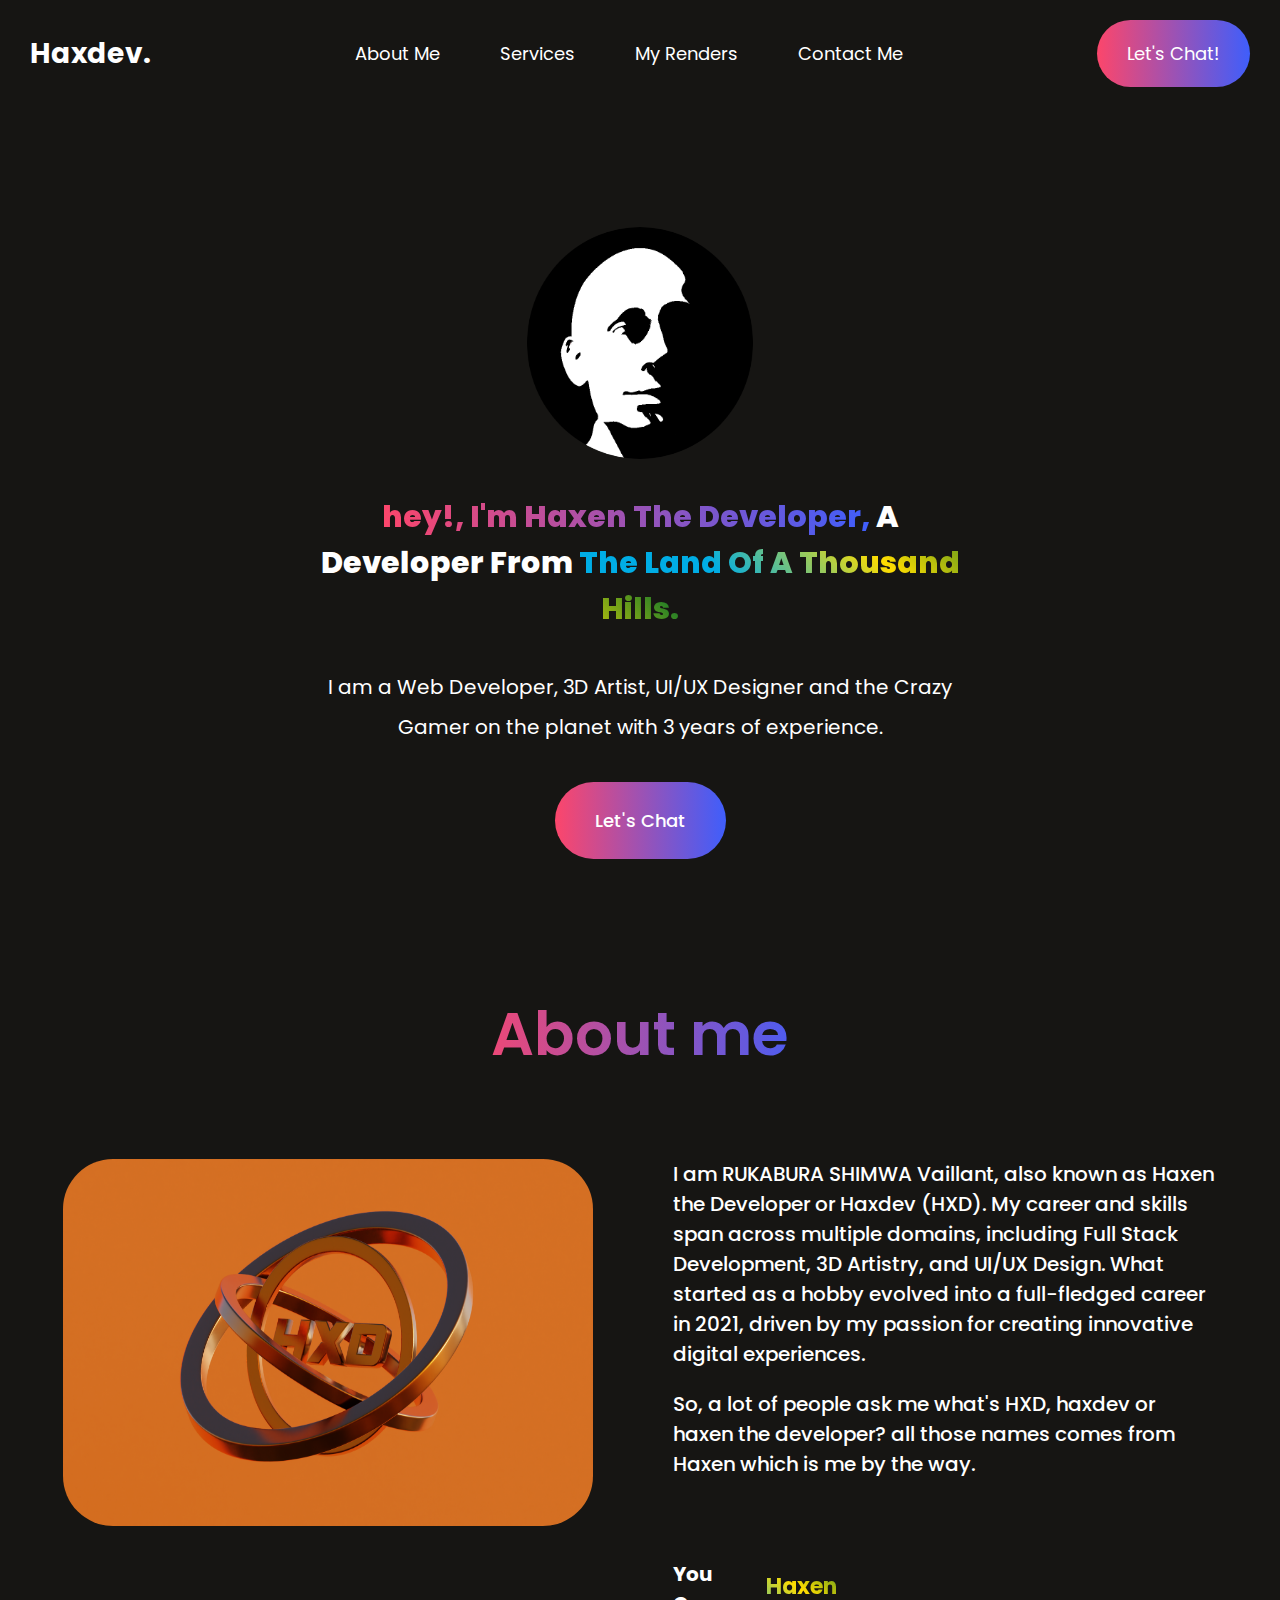
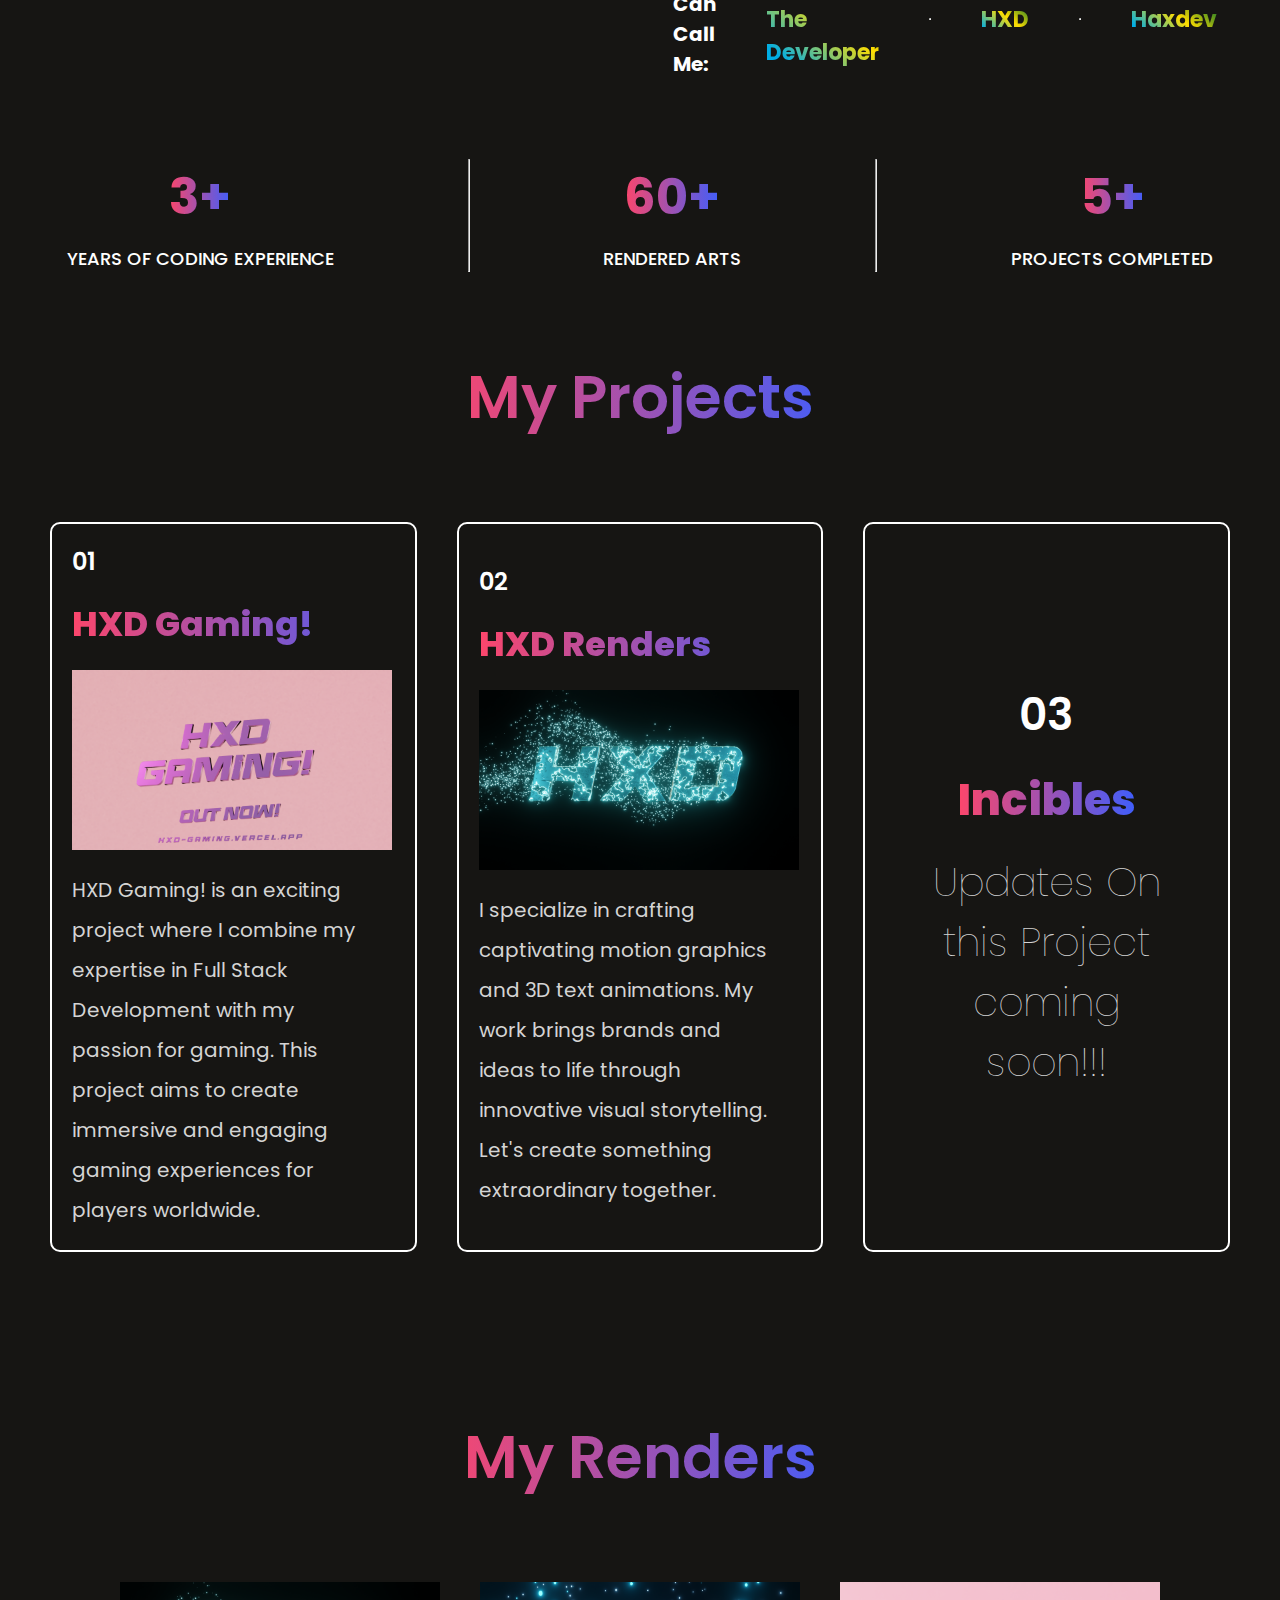
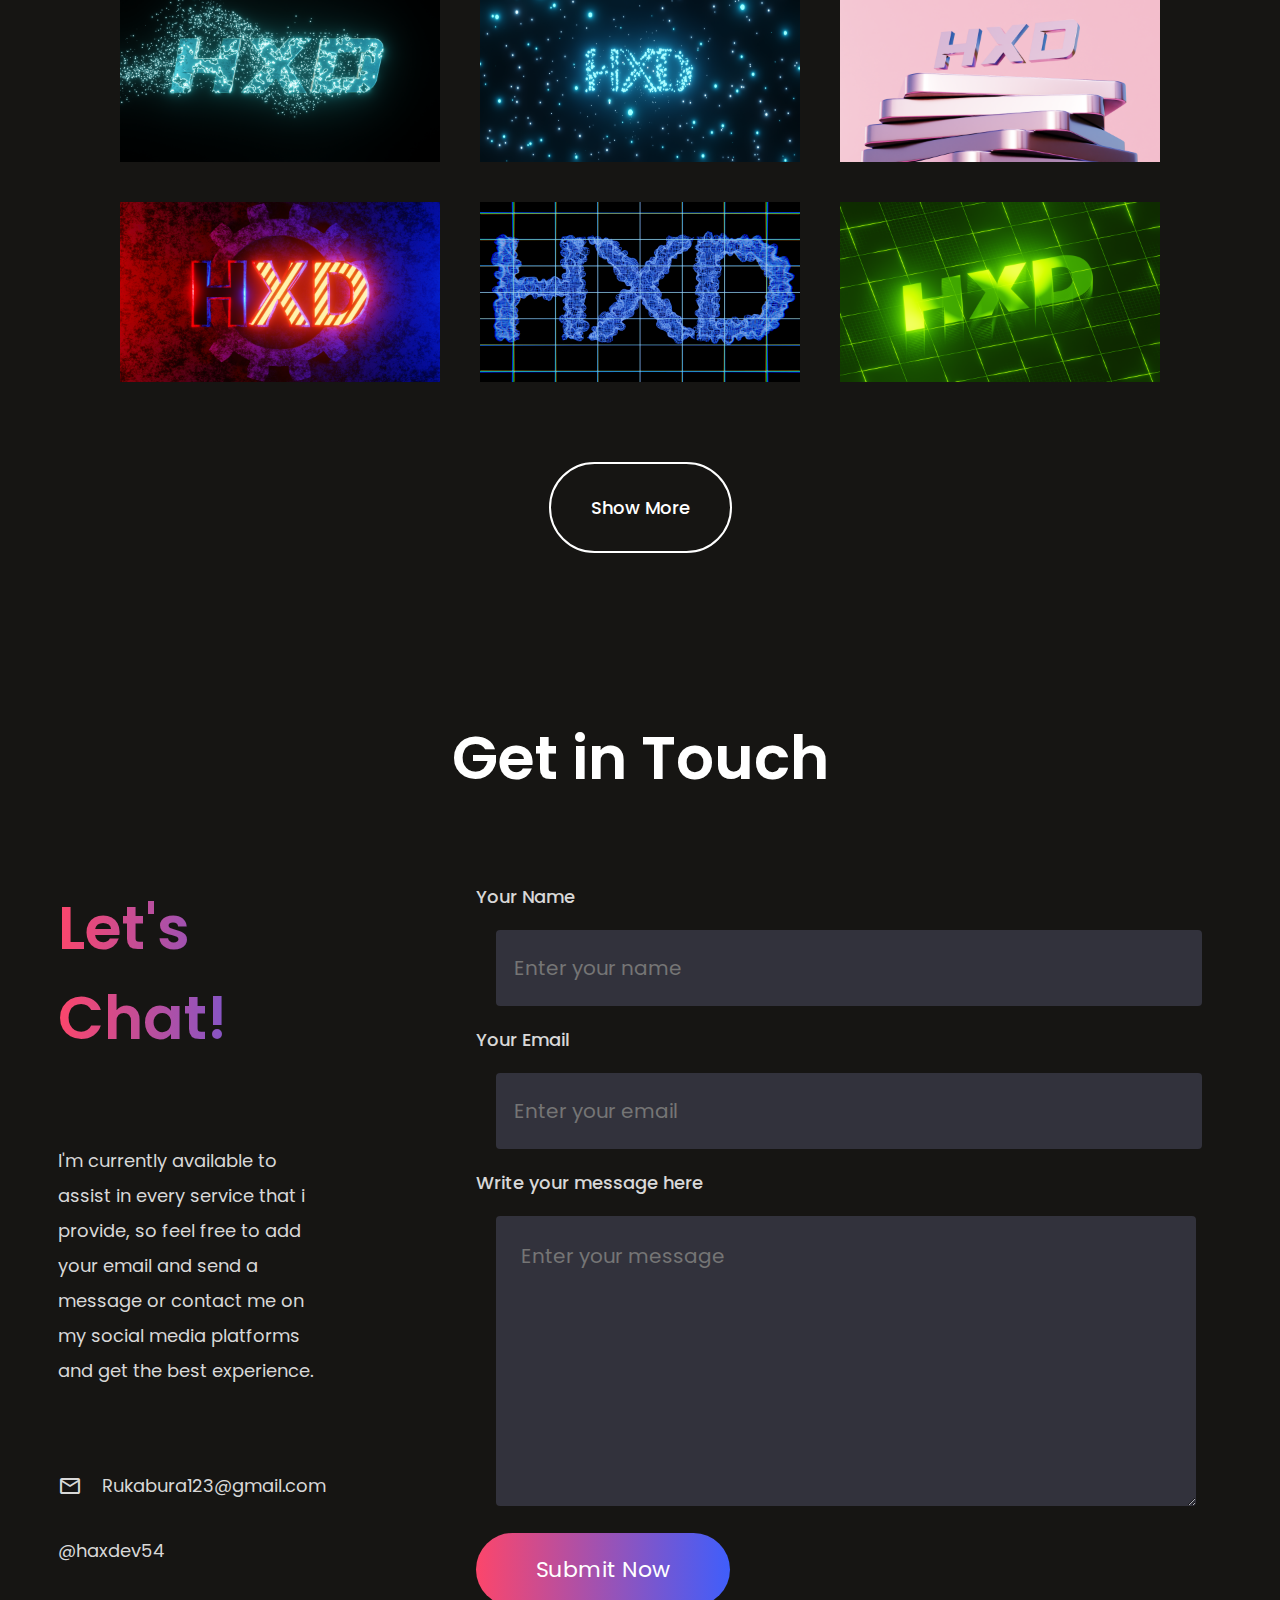
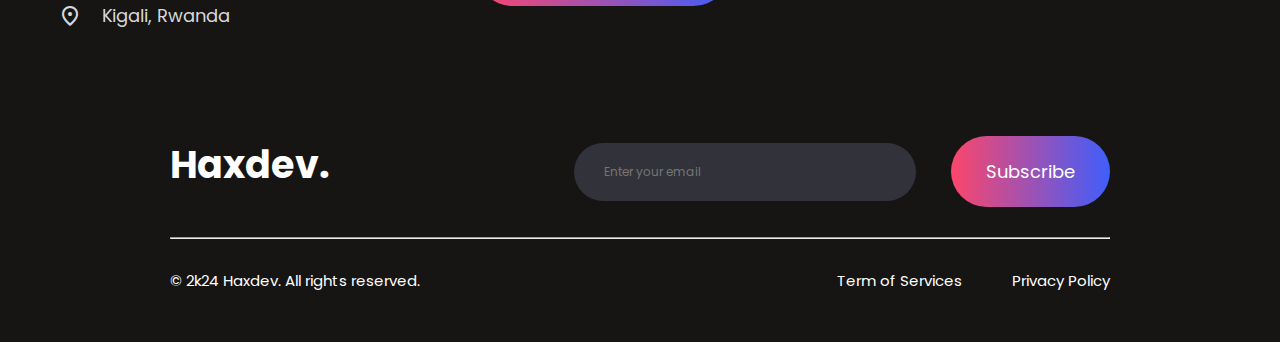
<file: index.html>
<!DOCTYPE html>
<html lang="en">
<head>
    <meta charset="UTF-8">
    <meta name="viewport" content="width=device-width, initial-scale=1.0">
    <meta name="description" content="Hey there! am Haxdev and this is my portfolio! click here to learn more about me!">
    <meta name="author" content="Haxdev">
    <script async src="https://pagead2.googlesyndication.com/pagead/js/adsbygoogle.js?client=ca-pub-3317790337575274"
     crossorigin="anonymous"></script>
    <link rel="stylesheet" href="https://fonts.googleapis.com/css2?family=Material+Symbols+Outlined:opsz,wght,FILL,GRAD@24,400,0,0" />
    <title>Haxdev | Get To Know More About Me!</title>
    <link rel="icon" href="images/favicon.ico" />
    <link rel="stylesheet" href="style.css">
    <link rel="preconnect" href="https://fonts.googleapis.com">
<link rel="preconnect" href="https://fonts.gstatic.com" crossorigin>
    <meta name="google-site-verification" content="naT-5Rm-efFTOlc9qTD7zHa8PiH5k1FBn3C1FXAA2pU" />
<link href="https://fonts.googleapis.com/css2?family=poppins:wght@100..900&display=swap" rel="stylesheet">
	<script type='text/javascript' src='//pl25342698.profitablecpmrate.com/1c/b3/f9/1cb3f939897d7a1ee94c015f5ae6aca9.js'></script>
</head>
<body>

    <div class="navbar">
        <h1>Haxdev.</h1>
        <ul class="nav-menu">
            <li><a href="#about-me">About Me</a></li>
            <li><a href="#services">Services</a></li>
            <li><a href="#myrenders">My Renders</a></li>
            <li><a href="#contact">Contact Me</a></li>
            </ul>
            <div class="nav-talk"><a href="#contact">Let's Chat!</a></div>
    </div>

    <div class="page-1" id="home">
        <img src="images/hxd_profile3-modified (2).png" alt="">
        <h1><span>hey!, I'm Haxen The Developer,</span> A Developer From <span2>The Land Of A Thousand Hills.</span2> </h1>
        <p>I am a Web Developer, 3D Artist, UI/UX Designer and the Crazy Gamer on the planet with 3 years of experience.</p>
        <div class="page-1-talk"><a href="#contact">Let's Chat</a></div>
    </div>

    <div class="about" id="about-me">
        <div class="about-title">
            <h1>About me</h1>
        </div>
        <div class="about-sections">
            <div class="about-left">
                <img src="images/hxd with disks.png" alt="">
            </div>
            <div class="about-right">
                <div class="about-paragraph">
                    <p>I am RUKABURA SHIMWA Vaillant, also known as Haxen the Developer or Haxdev (HXD). My career and skills span across multiple domains, including Full Stack Development, 3D Artistry, and UI/UX Design. What started as a hobby evolved into a full-fledged career in 2021, driven by my passion for creating innovative digital experiences.</p>
                    <p>So, a lot of people ask me what's HXD, haxdev or haxen the developer? all those names comes from Haxen which is me by the way.</p>
                </div>
                <div class="names">
                    <h2>You Can Call Me:</h2>
                    <h3>Haxen The Developer</h3>
                    <hr />
                    <h3>HXD</h3>
                    <hr />
                    <h3>Haxdev</h3>
                </div>
            </div>
        </div>
    </div>

    <div class="about-achievements">
        <div class="about-achievement">
            <h1>3+</h1>
            <p>YEARS OF CODING EXPERIENCE</p>
        </div>
        <hr />

        <div class="about-achievement">
            <h1>60+</h1>
            <p>RENDERED ARTS</p>
        </div>
        <hr />

        <div class="about-achievement">
            <h1>5+</h1>
            <p>PROJECTS COMPLETED</p>
        </div>
</div>
  
<div class="projects" id="projects">
    <div class="projects-title">
        <h1>My Projects</h1>
    </div>
    <div class="project-container">
        <div class="project-format">
             <h3>01</h3>
             <h2>HXD Gaming!</h2>
             <img src="images/hxd_gaming!.png" alt="">
             <p>HXD Gaming! is an exciting project where I combine my expertise in Full Stack Development with my passion for gaming. This project aims to create immersive and engaging gaming experiences for players worldwide.</p>
            </div>

             <div class="project-format">
                <h3>02</h3>
                <h2>HXD Renders</h2>
                <img src="images/dissovlving hxd_1.png" alt="">
                <p>I specialize in crafting captivating motion graphics and 3D text animations. My work brings brands and ideas to life through innovative visual storytelling. Let's create something extraordinary together.</p>
                </div>

                <div class="incibles">
                    <h3>03</h3>
                    <h2>Incibles</h2>
                    <p>Updates On this Project coming soon!!!</p>
                 </div>
                 
    </div>
</div>
<div class="myrenders" id="myrenders">
    <div class="myrenders-title">
        <h1>My Renders</h1>
    </div>

    <div class="myrenders-container">
        <img src="images/dissovlving hxd_1.png" alt="">
        <img src="images/opt illusion logo_0.png" alt="">
        <img src="images/satisfying HXD.png" alt="">
        <img src="images/hxd with gear_0.png" alt="">
        <img src="images/sci-fi.png" alt="">
        <img src="images/rertro hxd.png" alt="">
    </div>
    <div class="myrenders-showmore">
        <a href="myrenders.html"><p>Show More</p></a>
    </div>
</div>

<div class="contact" id="contact">
    <div class="contact-title">
        <h1>Get in Touch</h1>
    </div>
    <div class="contact-section">

        <div class="contact-left">
            <h1>Let's Chat!</h1>
            <p>I'm currently available to assist in every service that i provide, so feel free to add your email and send a message or contact me on my social media platforms and get the best experience.</p>
            <div class="contact-details">
                <div class="contact-detail">
                    <span class="material-symbols-outlined">
                        mail
                        </span><p>Rukabura123@gmail.com</p>
                </div>

                <div class="contact-detail">
                    <p>@haxdev54</p>
                </div>

                <div class="contact-detail">
                    <span class="material-symbols-outlined">
location_on
</span><p>Kigali, Rwanda</p>
                </div>
            </div>
        </div>

        <div class="contact-right">
            <form action="https://api.web3forms.com/submit" method="POST">
                <input type="hidden" name="access_key" value="f00a841b-4162-4c84-b67a-d60fc3e93ea5">
            <label for="">Your Name</label>
            <input type="text" placeholder="Enter your name" name="name">
            <label for="">Your Email</label>
            <input type="email" placeholder="Enter your email" name="email">
            <label for="">Write your message here</label>
            <textarea name="message" rows="8" placeholder="Enter your message"></textarea>
            <input type="checkbox" name="botcheck" class="hidden" style="display: none;">
            <button type="submit" class="contact-submit">Submit Now</button>
            </form>
        </div>
    </div>
</div>
<div class="footer">
    <div class="footer-top">
        <div class="footer-top-left">
            <h1>Haxdev.</h1>
        </div>
        <div class="footer-top-right">
            <div class="footer-email-input">
                <input type="email" placeholder="Enter your email" name="email">
            </div>
            <div class="footer-subscribe">Subscribe</div>
        </div>
    </div>
    <hr />
    <div class="footer-bottom">
        <div class="footer-bottom-left">&copy; 2k24 Haxdev. All rights reserved.</div>
        <div class="footer-bottom-right">
            <p>Term of Services</p>
            <p>Privacy Policy</p>
        </div>
    </div>
</div>
</body>
</html>
</file>
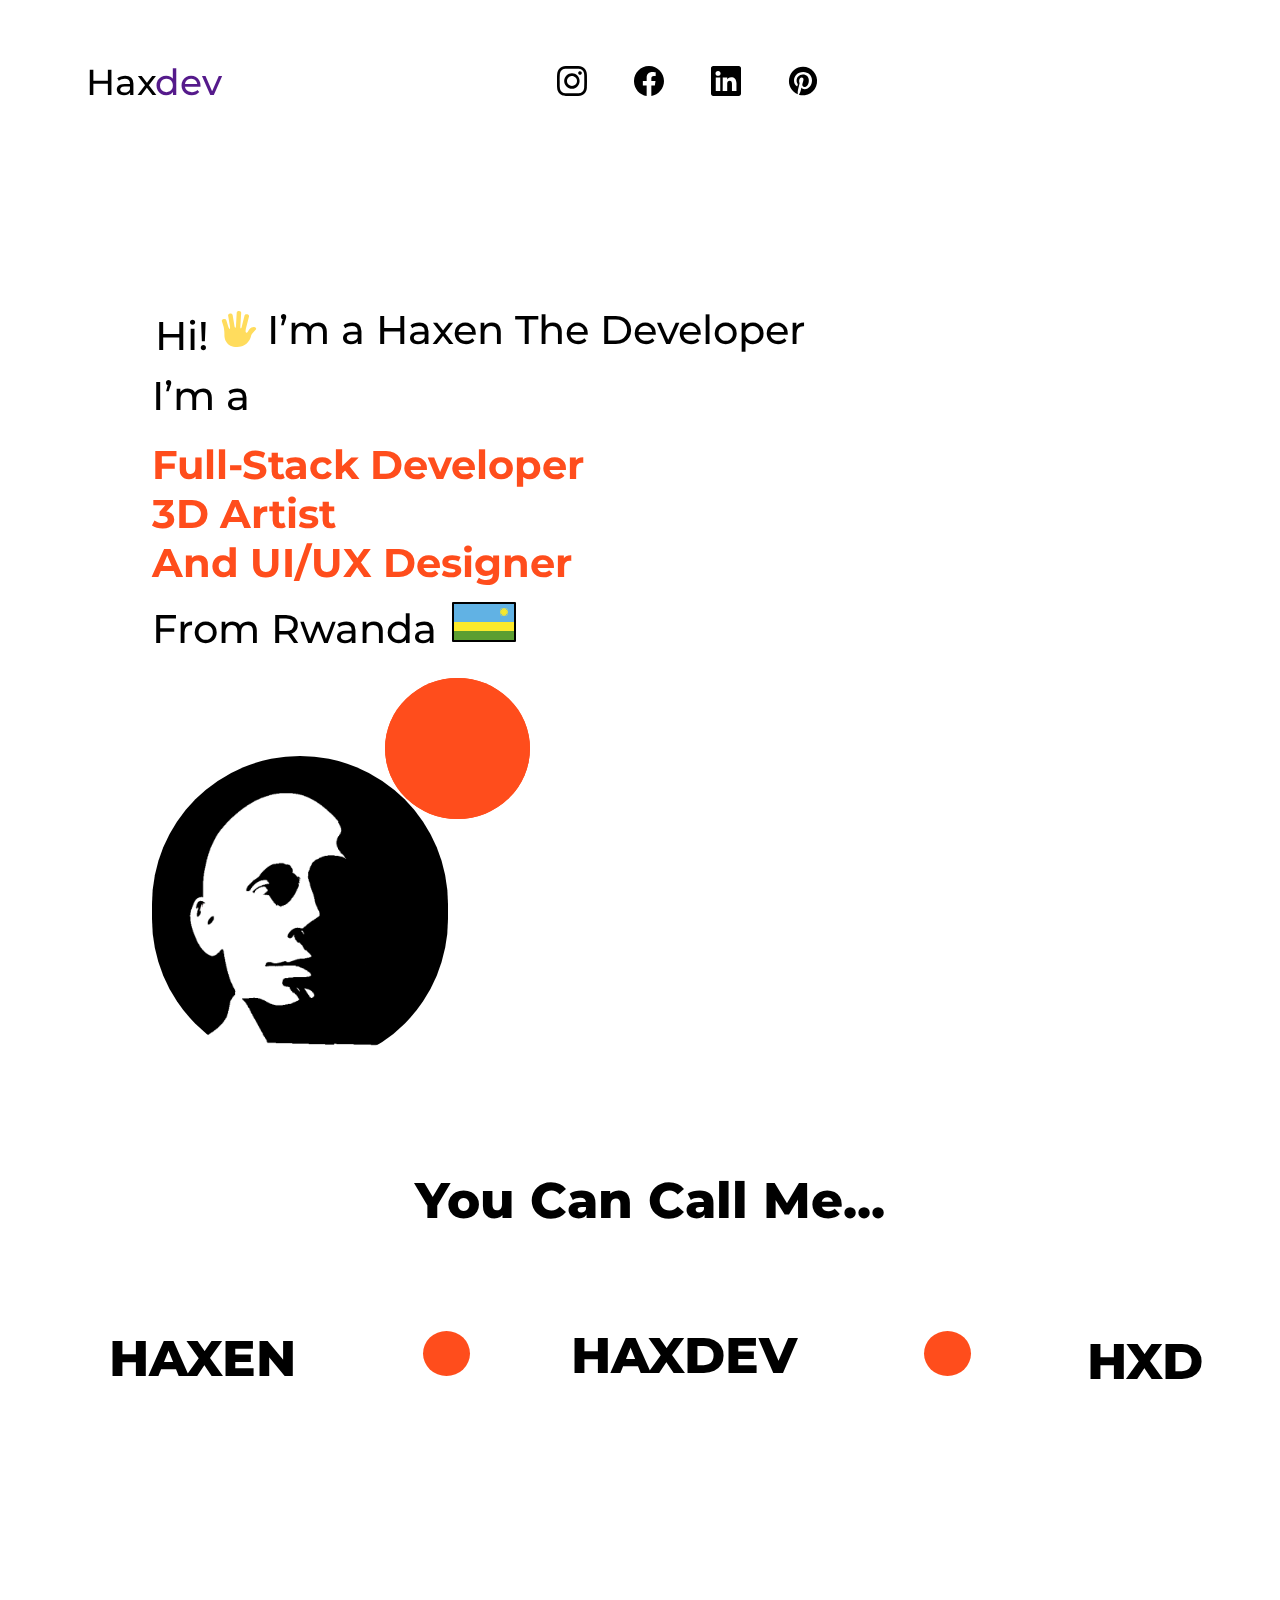
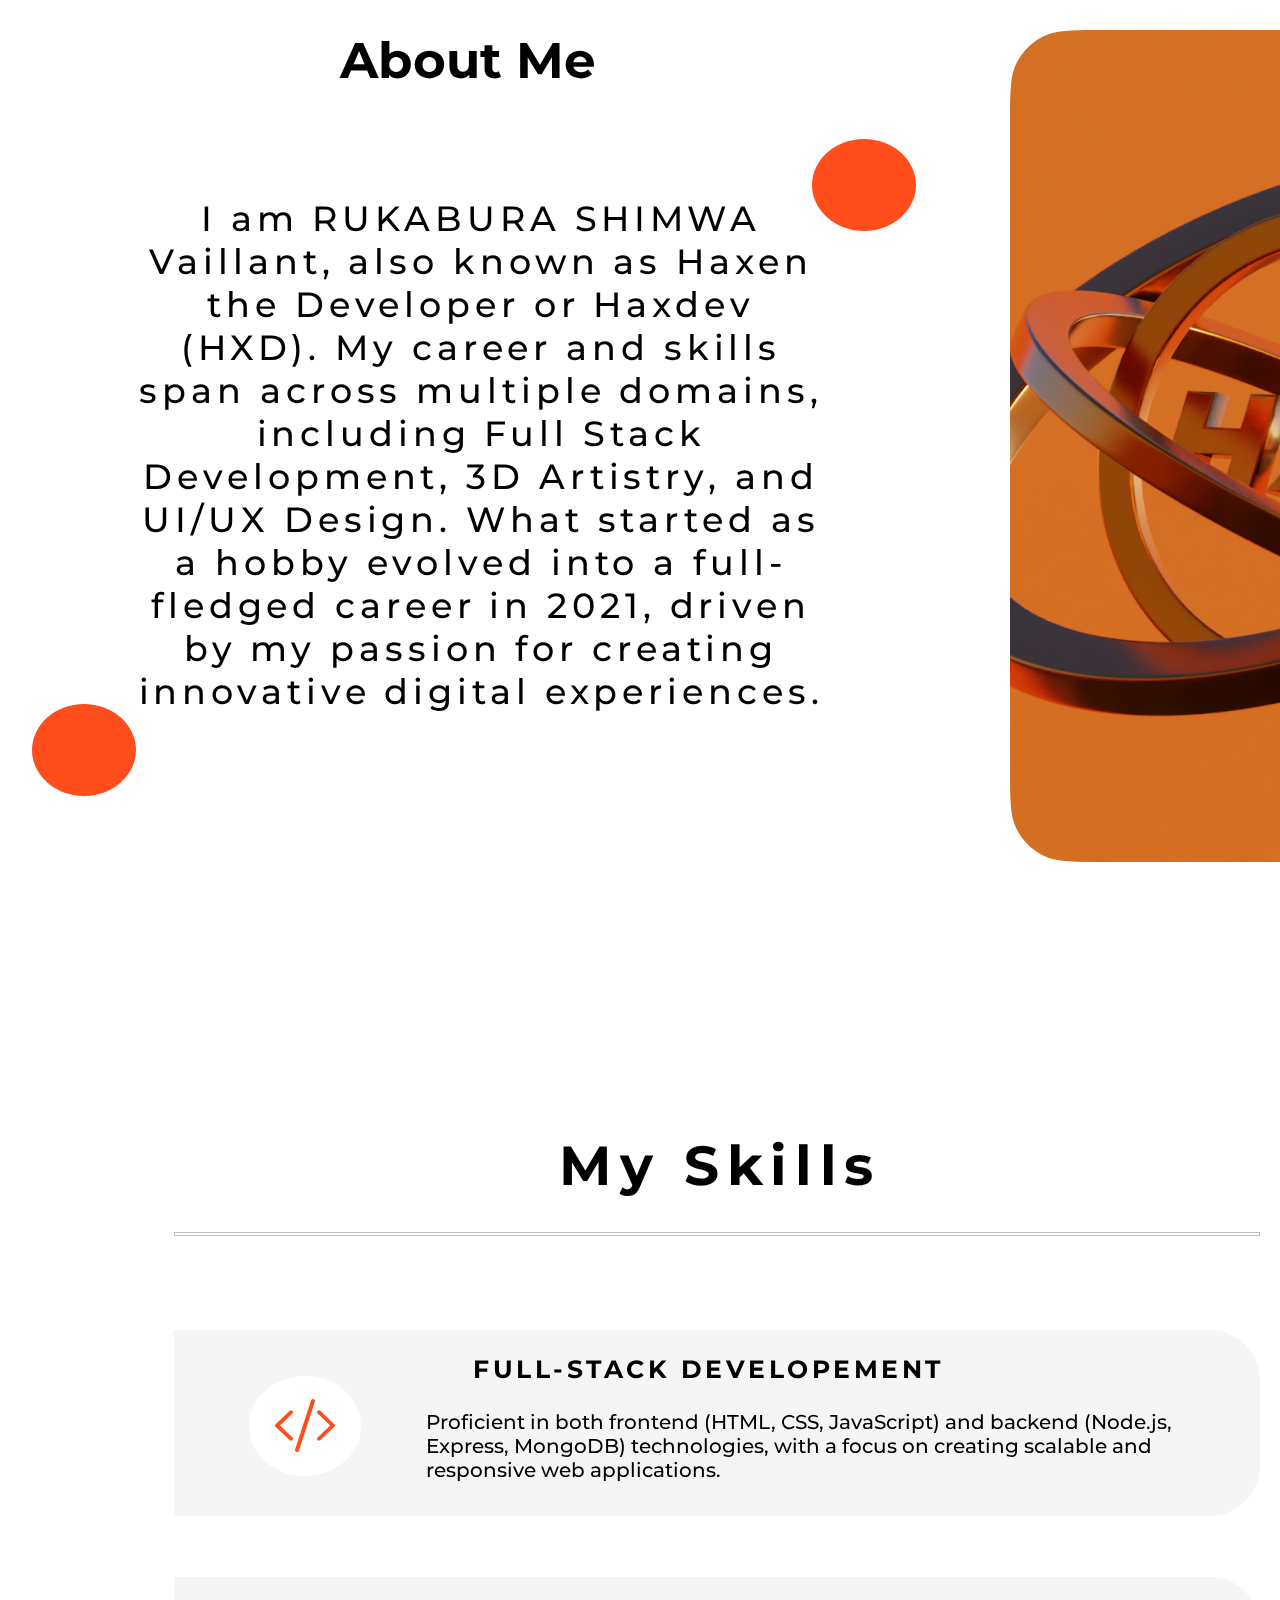
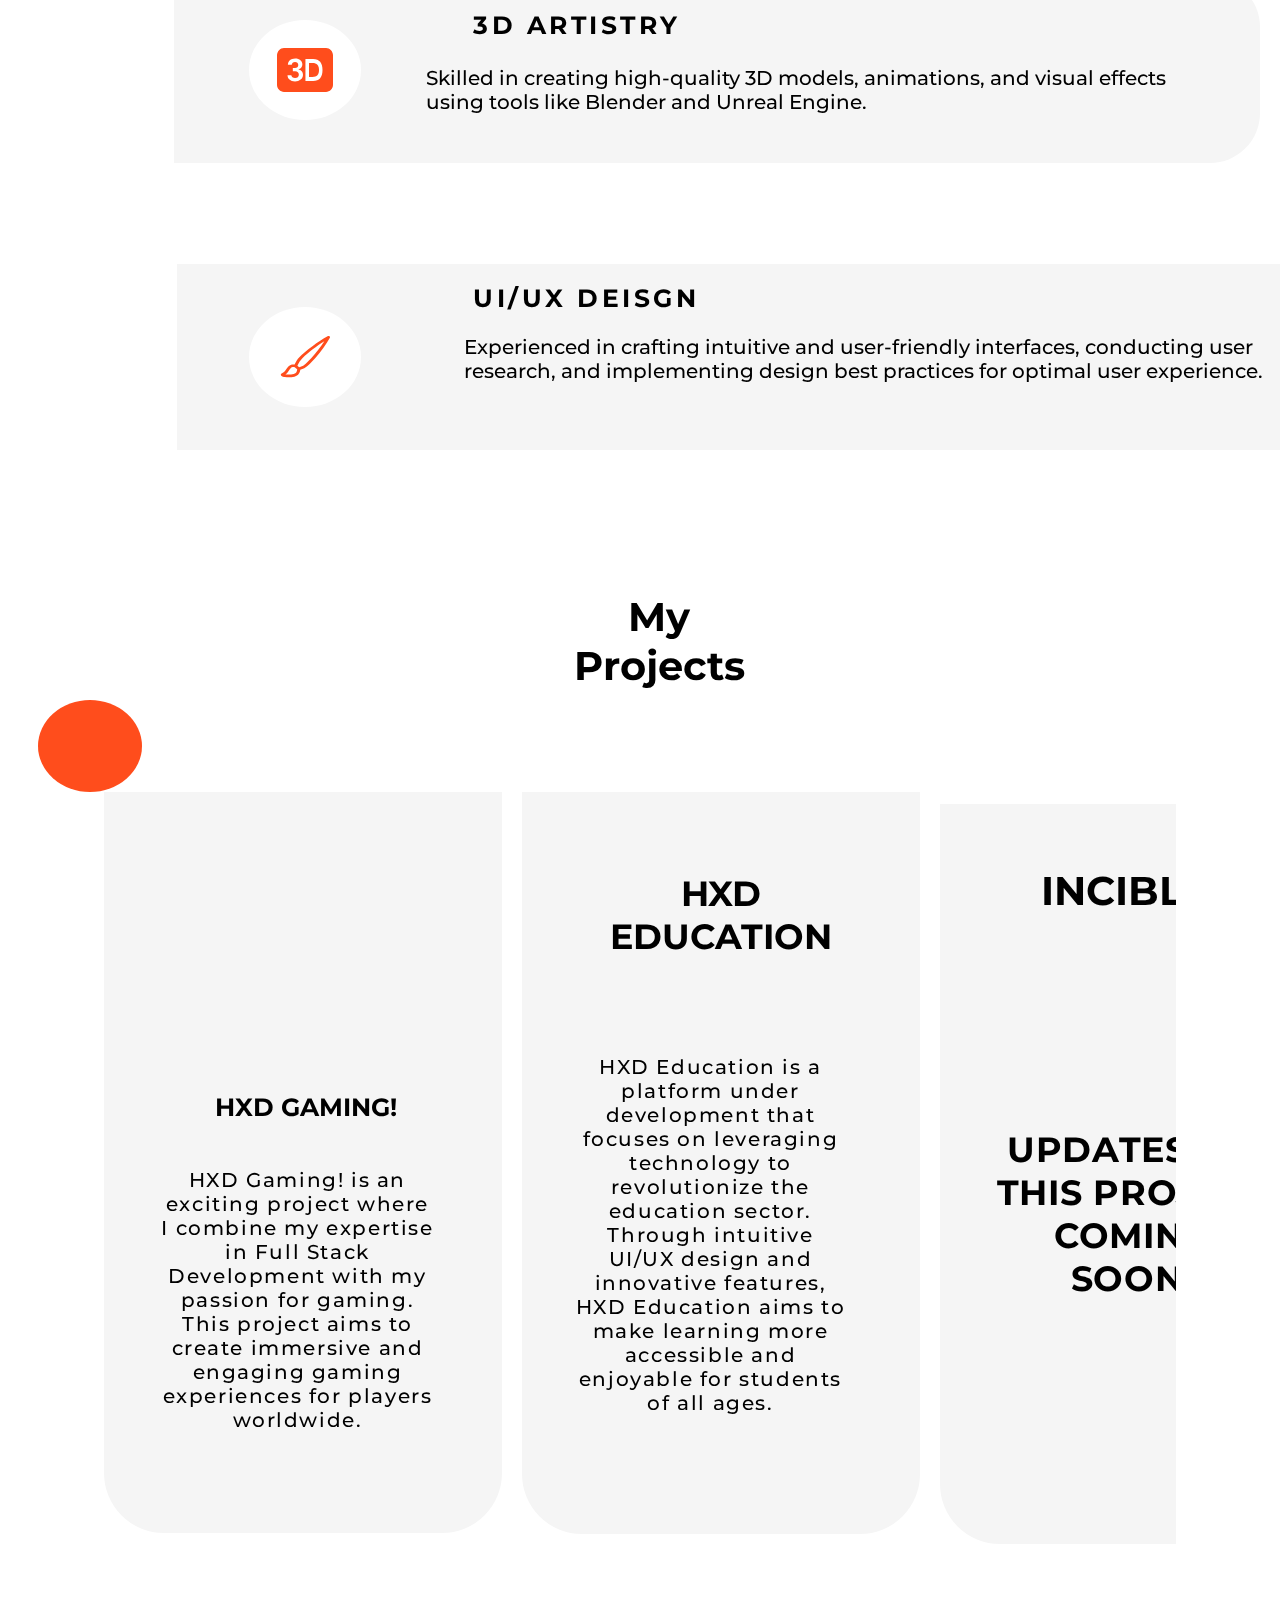
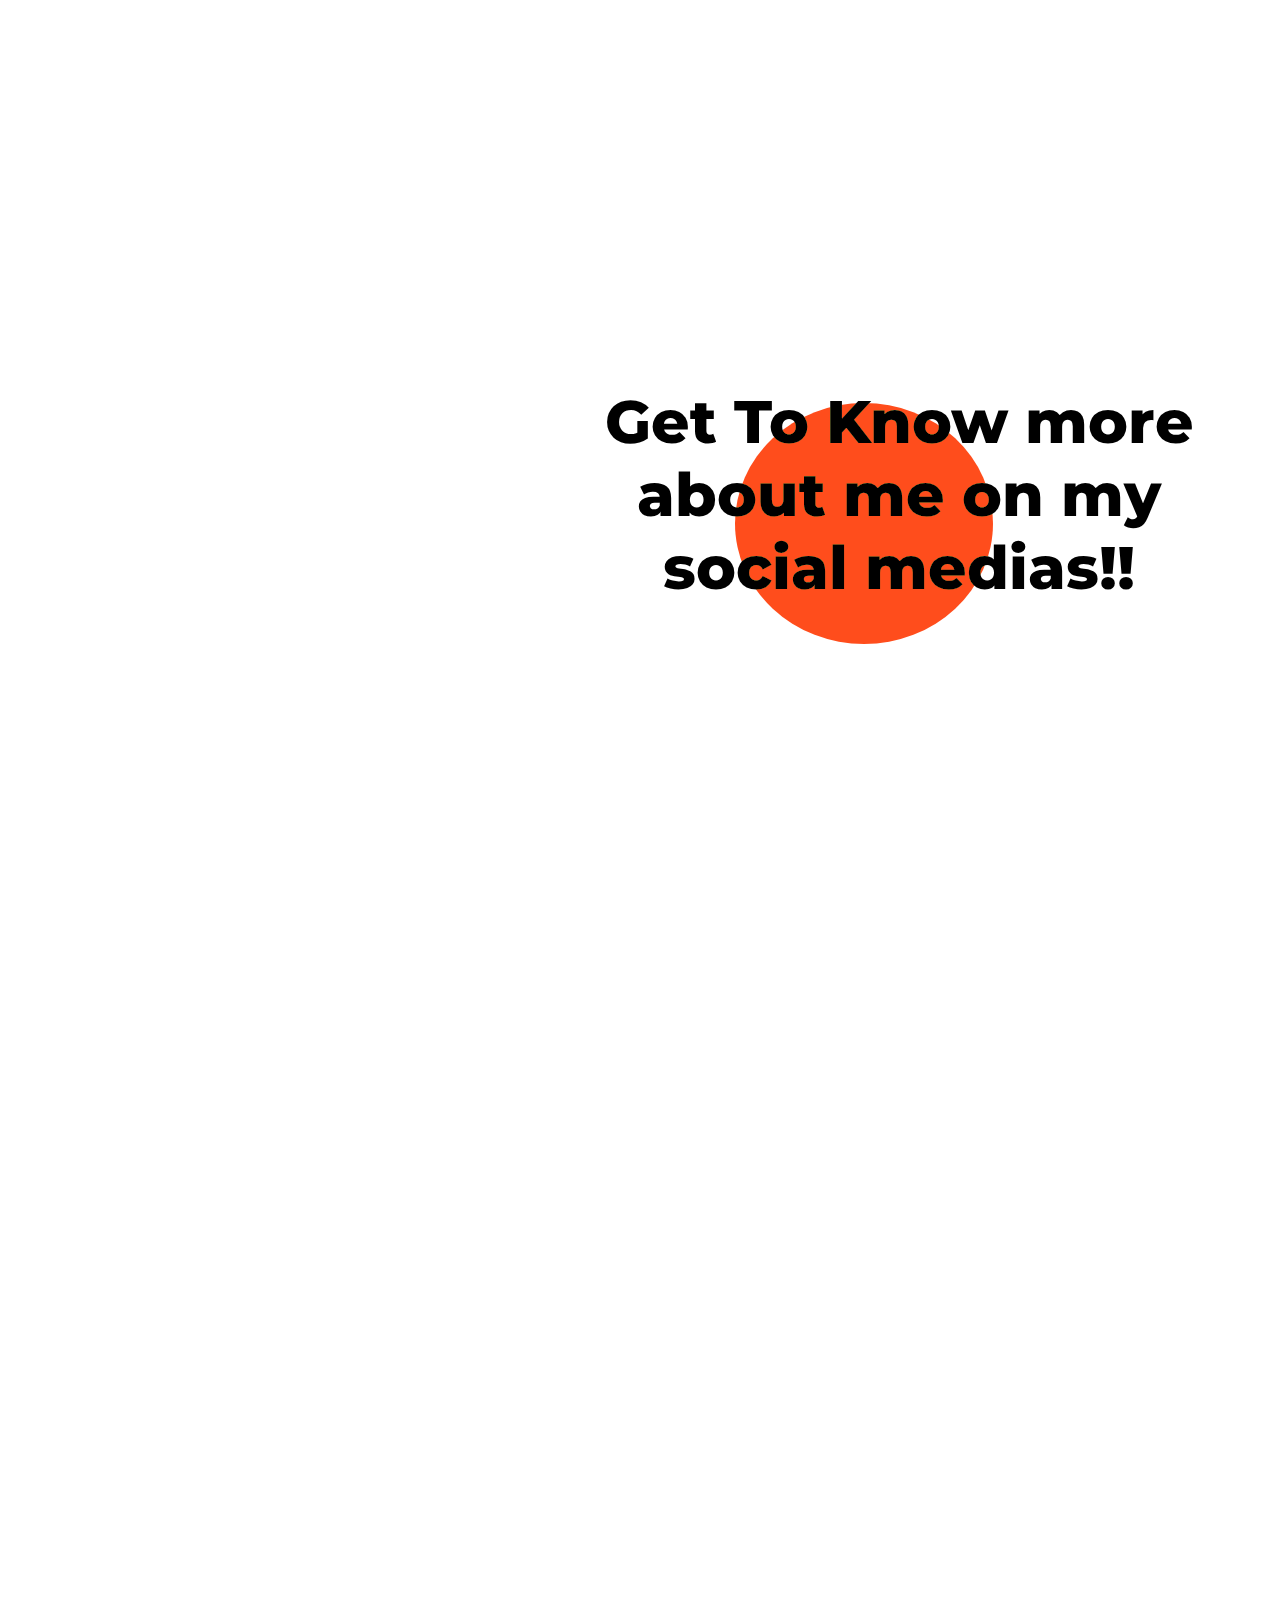
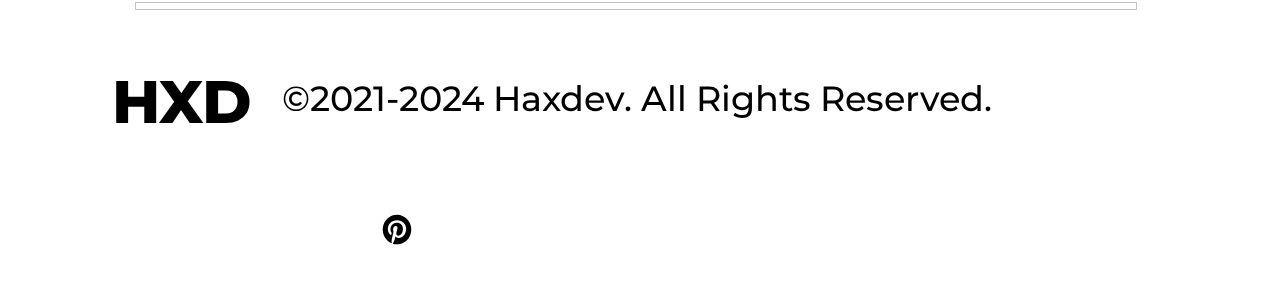
<file: HXD's Portfolio/index.html>
<!DOCTYPE html>
<html>
  <head>
    <meta charset="utf-8" />
    <meta name="viewport" content="initial-scale=1, width=device-width" />

    <meta property="og:image" content="public/thumbnail.png" />

    <link rel="icon" href="public/favicon.ico" />
    <link rel="stylesheet" href="global.css" />
    <link rel="stylesheet" href="style.css" />
    <link
      rel="stylesheet"
      href="https://fonts.googleapis.com/css2?family=Montserrat:wght@500;700;800&display=swap"
    />
  </head>
  <body>
    <div class="macbook-pro-16-1">
      <section class="frame-parent">
        <header class="frame-group">
          <div class="hax-wrapper">
            <a href=""><div class="hax">Hax</div></a>
          </div>
          <div class="dev-wrapper">
            <a href=""><div class="dev">dev</div></a>
          </div>
          <div class="frame-container">
            <nav class="frame-nav">
              <div class="about-me-wrapper">
                <a href="macbook-pro-16-2"><div class="about-me">About me</div></a>
              </div>
              <div class="my-projects-wrapper">
                <a href=""><div class="my-projects">My Projects</div></a>
              </div>
              <a href=""><div class="contact-me">Contact Me</div></a>
            </nav>
            <div class="frame-wrapper">
              <div class="nav-link-parent">
                <a href="https://www.instagram.com/vaillant_rukabura54"><img class="nav-link-icon" loading="lazy" src="images/instagram.svg" /></a>

                <a href="https://www.facebook.com/profile.php?id=100070416003876"><img class="nav-link-icon1" loading="lazy" src="images/facebook.svg" alt="" /></a>

                <a href="www.linkedin.com/in/vaillant-rukabura-19348228b"><img
                  class="typefull-image-with-big-title"
                  loading="lazy"
                  src="images/linkedin.svg"
                  alt=""
                /></a>

                <a href="https://pin.it/1GHtnv2u9"><img class="overlay-icon" loading="lazy" src="public/vector-3.svg" alt="" /></a>
              </div>
            </div>
          </div>
        </header>
        <div class="frame-div">
          <div class="frame-parent1">
            <div class="frame-parent2">
              <div class="frame-parent3">
                <div class="frame-parent4">
                  <div class="frame-wrapper1">
                    <div class="frame-parent5">
                      <div class="hi-wrapper">
                        <div class="hi">Hi!</div>
                      </div>
                      <div class="twemojihand-with-fingers-spla-wrapper">
                        <img
                          class="twemojihand-with-fingers-spla-icon"
                          loading="lazy"
                          src="images/vector.svg"
                          alt=""
                        />
                      </div>
                      <div class="im-a-haxen">I’m a Haxen The Developer</div>
                    </div>
                  </div>
                  <div class="im-a">I’m a</div>
                </div>
                <b class="full-stack-developer-3d-container">
                  <p class="full-stack-developer">Full-Stack Developer</p>
                  <p class="d-artist">3D Artist</p>
                  <p class="and-uiux-designer">And UI/UX Designer</p>
                </b>
              </div>
              <div class="frame-parent6">
                <div class="from-rwanda-wrapper">
                  <div class="from-rwanda">From Rwanda</div>
                </div>
                <img class="openmojiflag-rwanda-icon" loading="lazy" src="images/openmojiflagrwanda.svg" alt="" />
              </div>
            </div>
            <div class="hxd-profile-rect-wrapper">
              <div class="hxd-profile-rect">
                <div class="hxd-profile-rect-inner">
                  <div class="nav-link-group">
                    <div class="nav-link"></div>
                    <div class="frame-child"></div>
                  </div>
                </div>
                <img class="hxd-profile3-1-icon" loading="lazy" src="images/hxd-profile3-1@2x.png"alt="" />
              </div>
            </div>
          </div>
        </div>
      </section>
      <section class="macbook-pro-16-1-inner">
        <div class="you-can-call-me-parent">
          <div class="you-can-call-me">
            <div class="you-can-call">You Can Call Me...</div>
          </div>
          <div class="haxen-label-parent">
            <div class="haxen-label">
              <div class="haxen">HAXEN</div>
            </div>
            <div class="feature-copy-wrapper">
              <div class="feature-copy"></div>
            </div>
            <div class="hxd-label">
              <div class="haxdev">HAXDEV</div>
            </div>
            <div class="feature-description-wrapper">
              <div class="feature-description"></div>
            </div>
            <div class="hxd-wrapper">
              <div class="hxd">HXD</div>
            </div>
          </div>
        </div>
      </section>
    </div>
    <div class="macbook-pro-16-2">
        <img
          class="hxd-with-disks-1"
          loading="lazy"
          alt=""
          src="./public/hxd-with-disks-1@2x.png"
        />
  
        <div class="round-shape"></div>
        <div class="frame-parent7">
          <div class="ellipse-wrapper">
            <div class="frame-item"></div>
          </div>
          <div class="frame-parent8">
            <div class="about-me-container">
              <h3 class="about-me1">About Me</h3>
            </div>
            <div class="i-am-rukabura">
              I am RUKABURA SHIMWA Vaillant, also known as Haxen the Developer or
              Haxdev (HXD). My career and skills span across multiple domains,
              including Full Stack Development, 3D Artistry, and UI/UX Design.
              What started as a hobby evolved into a full-fledged career in 2021,
              driven by my passion for creating innovative digital experiences.
            </div>
          </div>
        </div>
      </div>
      <div class="macbook-pro-16-4">
        <div class="root-f-r-a-m-e">
          <div class="skills-t-e-x-t">
            <h1 class="my-skills">My Skills</h1>
          </div>
          <img class="ng-nhp-icon" loading="lazy" alt="" />
        </div>
        <main class="macbook-pro-16-4-inner">
          <section class="my-skills-t-e-x-t-parent">
            <div class="my-skills-t-e-x-t">
              <div class="full-stack-d-e-v-e-l-o-p-m-e-n">
                <div class="vui-lng-ng-nhp-vo-mixi"></div>
                <button class="full-stack-d-e-v-e-l-o-p-m-e-n-inner">
                  <div class="ng-nhp-qua-mng-x-hi-parent">
                    <div class="ng-nhp-qua-mng-x-hi"></div>
                    <img
                      class="proficient-i-n-b-o-t-h-f-r-o-n"
                      alt=""
                      src="./public/proficient-i-n-b-o-t-h-f-r-o-n-t-e-n-d-h-t-m-l-c-s-s-j-a-v-a-s-c-r-i-p-t.svg"
                    />
                  </div>
                </button>
                <div class="uiux-d-e-s-i-g-n-t-e-x-t">
                  <div class="full-stack-developement-wrapper">
                    <b class="full-stack-developement">FULL-STACK DEVELOPEMENT</b>
                  </div>
                  <img
                    class="proficient-in-crafting-f-r-a-m"
                    loading="lazy"
                    alt=""
                  />
  
                  <div class="u-i-u-x-design-t-e-x-t">
                    <div class="proficient-in-both">
                      Proficient in both frontend (HTML, CSS, JavaScript) and
                      backend (Node.js, Express, MongoDB) technologies, with a
                      focus on creating scalable and responsive web applications.
                    </div>
                  </div>
                </div>
              </div>
              <div class="full-stack-d-e-v-e-l-o-p-m-e-n1">
                <div class="full-stack-d-e-v-e-l-o-p-m-e-n-child"></div>
                <div class="full-stack-d-e-v-e-l-o-p-m-e-n-inner1">
                  <div class="frame-wrapper2">
                    <div class="tn-ng-nhp-hoc-email-parent">
                      <div class="tn-ng-nhp-hoc-email"></div>
                      <img
                        class="artistry-f-u-l-l-s-t-a-c-k-d-e"
                        loading="lazy"
                        alt=""
                        src="./public/vector-1.svg"
                      />
  
                      <img
                        class="khng-c-ti-khon-ng-k"
                        alt=""
                        src="./public/vector-2.svg"
                      />
                    </div>
                  </div>
                </div>
                <div class="frame-parent9">
                  <div class="d-artistry-wrapper">
                    <b class="d-artistry">3D ARTISTRY</b>
                  </div>
                  <img class="frame-inner" loading="lazy" alt="" />
  
                  <div class="skilled-in-creating-high-quali-wrapper">
                    <div class="skilled-in-creating">
                      Skilled in creating high-quality 3D models, animations, and
                      visual effects using tools like Blender and Unreal Engine.
                    </div>
                  </div>
                </div>
              </div>
            </div>
            <div class="frame-wrapper3">
              <div class="frame-parent10">
                <div class="frame-wrapper4">
                  <div class="brush-f-r-a-m-e-parent">
                    <div class="brush-f-r-a-m-e"></div>
                    <div class="experienced-t-e-x-t-wrapper">
                      <div class="experienced-t-e-x-t">
                        <div class="mt-khu"></div>
                        <img
                          class="brush-icon"
                          loading="lazy"
                          alt=""
                          src="./public/brush.svg"
                        />
                      </div>
                    </div>
                    <div class="frame-wrapper5">
                      <div class="label-e-x-p-e-r-i-e-n-c-e-d-parent">
                        <div class="label-e-x-p-e-r-i-e-n-c-e-d">
                          <b class="uiux-deisgn">UI/UX DEISGN</b>
                        </div>
                        <img class="remember-me-icon" loading="lazy" alt="" />
  
                        <div class="label-i-n-t-e-r-a-c-t-i-v-e">
                          <div class="experienced-in-crafting">
                            Experienced in crafting intuitive and user-friendly
                            interfaces, conducting user research, and implementing
                            design best practices for optimal user experience.
                          </div>
                        </div>
                      </div>
                    </div>
                  </div>
                </div>
                <div class="label-r-o-u-n-d-s-h-a-p-e"></div>
              </div>
            </div>
          </section>
        </main>
      </div>
      <div class="macbook-pro-16-5">
        <section class="my-projects-container">
          <b class="my-projects1">
            <p class="my">My</p>
            <p class="projects">Projects</p>
          </b>
        </section>
        <div class="macbook-pro-16-5-child"></div>
        <section class="macbook-pro-16-5-inner">
          <div class="frame-parent11">
            <div class="rectangle-parent">
              <div class="rectangle-div"></div>
              <img
                class="neon-hxd-0-1"
                loading="lazy"
                alt=""
                src="./public/neon-hxd-0-1@2x.png"
              />
  
              <div class="h-x-d-gaming-wrapper">
                <div class="h-x-d-gaming">
                  <div class="hxd-gaming-wrapper">
                    <b class="hxd-gaming">HXD GAMING!</b>
                  </div>
                  <div class="hxd-gaming-is">
                    HXD Gaming! is an exciting project where I combine my
                    expertise in Full Stack Development with my passion for
                    gaming. This project aims to create immersive and engaging
                    gaming experiences for players worldwide.
                  </div>
                </div>
              </div>
            </div>
            <div class="rectangle-group">
              <div class="frame-child1"></div>
              <div class="hxd-education-wrapper">
                <b class="hxd-education">HXD EDUCATION</b>
              </div>
              <div class="hxd-education-is">
                HXD Education is a platform under development that focuses on
                leveraging technology to revolutionize the education sector.
                Through intuitive UI/UX design and innovative features, HXD
                Education aims to make learning more accessible and enjoyable for
                students of all ages.
              </div>
            </div>
            <div class="frame-wrapper6">
              <div class="rectangle-container">
                <div class="frame-child2"></div>
                <div class="incibles-wrapper">
                  <b class="incibles">INCIBLES</b>
                </div>
                <b class="updates-on-this"
                  >UPDATES ON THIS PROJECT COMING SOON!</b
                >
              </div>
            </div>
          </div>
        </section>
      </div>
      <div class="macbook-pro-16-6">
        <main class="f-r-a-m-e">
          <div class="f-r-a-m-e1">
            <img
              class="hxd-with-disks-2"
              loading="lazy"
              alt=""
              src="./public/hxd-with-disks-2@2x.png"
            />
  
            <img
              class="sci-fi-1-icon"
              loading="lazy"
              alt=""
              src="./public/scifi-1@2x.png"
            />
  
            <img
              class="dissovlving-hxd-1-1"
              loading="lazy"
              alt=""
              src="./public/dissovlving-hxd-1-1@2x.png"
            />
          </div>
          <div class="f-r-a-m-e-parent">
            <div class="f-r-a-m-e2">
              <img
                class="d-hxd1-1"
                loading="lazy"
                alt=""
                src="./public/3d-hxd1-1@2x.png"
              />
            </div>
            <div class="retrohxd">
              <div class="get-to-know-more-about-me-on-m-parent">
                <div class="get-to-know">
                  Get To Know more about me on my social medias!!
                </div>
                <div class="ellipse-div"></div>
              </div>
              <div class="rertro-hxd-2-wrapper">
                <img
                  class="rertro-hxd-2"
                  loading="lazy"
                  alt=""
                  src="./public/rertro-hxd-2@2x.png"
                />
              </div>
            </div>
          </div>
          <div class="hxdprofile-parent">
            <div class="hxdprofile">
              <img
                class="satisfying-hxd-3"
                loading="lazy"
                alt=""
                src="./public/satisfying-hxd-3@2x.png"
              />
            </div>
            <img
              class="opt-illusion-logo-0-2"
              loading="lazy"
              alt=""
              src="./public/opt-illusion-logo-0-2@2x.png"
            />
  
            <img
              class="hxd-profile3-2-icon"
              loading="lazy"
              alt=""
              src="./public/hxd-profile3-2@2x.png"
            />
          </div>
        </main>
        <footer class="f-r-a-m-e3">
          <div class="frame-parent12">
            <div class="h-x-d-wrapper">
              <img class="h-x-d" loading="lazy" alt="" />
            </div>
            <div class="hxd-parent">
              <div class="hxd1">HXD</div>
              <div class="haxdev-all-rights-reserved-wrapper">
                <div class="haxdev-all-rights">
                  ©2021-2024 Haxdev. All Rights Reserved.
                </div>
              </div>
              <div class="frame-wrapper7">
                <div class="frame-parent13">
                  <div class="vector-wrapper">
                    <a href="https://www.instagram.com/vaillant_rukabura54"><img
                      class="vector-icon"
                      loading="lazy"
                      alt=""
                      src="./public/vector.svg"
                    /></a>
                  </div>
                  <div class="vector-container">
                    <a href="https://www.linkedin.com/in/vaillant-rukabura-19348228b"><img
                      class="vector-icon1"
                      loading="lazy"
                      alt=""
                      src="./public/vector-11.svg"
                    /></a>
                  </div>
                  <a href="https://www.facebook.com/profile.php?id=100070416003876"><img
                    class="vector-icon2"
                    loading="lazy"
                    alt=""
                    src="./public/vector-21.svg"
                  /></a>
  
                  <div class="vector-frame">
                   <a href="https://pin.it/1GHtnv2u9"><img
                      class="vector-icon3"
                      loading="lazy"
                      alt=""
                      src="./public/vector-3.svg"
                    /></a>
                  </div>
                  <a href="https://discord.com/"><img
                    class="vector-icon4"
                    loading="lazy"
                    alt=""
                    src="./public/vector-4.svg"
                  /></a>
                </div>
              </div>
            </div>
          </div>
        </footer>
      </div>
  </body>
</html>
</file>
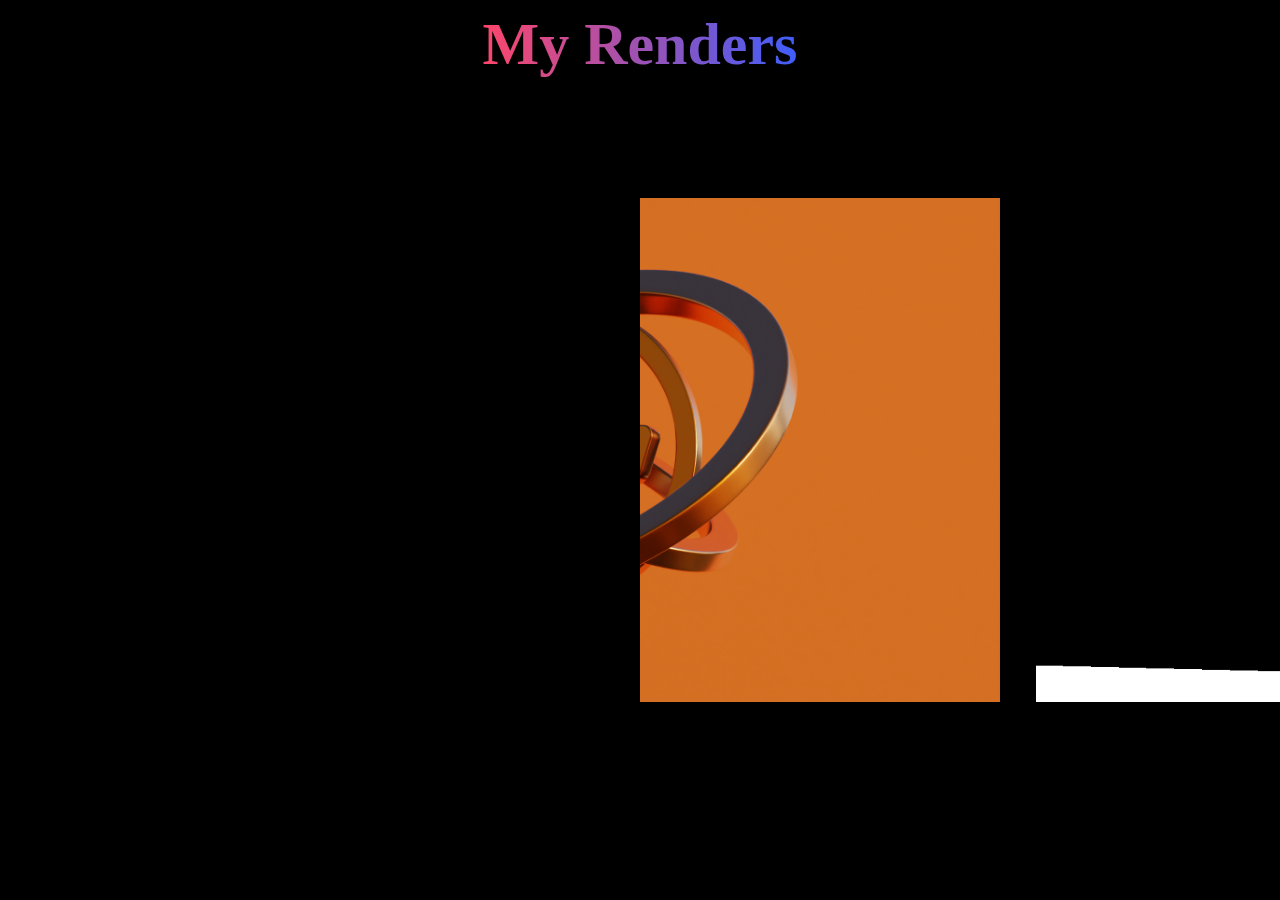
<file: myrenders.html>
<!DOCTYPE html>
<html lang="en">
<head>
    <meta charset="UTF-8">
    <meta name="viewport" content="width=device-width, initial-scale=1.0">
    <title>HXD Renders</title>
    <link rel="stylesheet" href="myrenders.css">
</head>
<body>
    <div class="myrenders">
    <div class="myrenders-title">
        <h1>My Renders</h1>
      </div>
    </div>
    <div id="image-track" data-mouse-down-at="0" data-prev-percentage="0">
        <img class="image" src="images/hxd with disks.png" alt="" draggable="false">
        <img class="image" src="images/hxd_profile3.png" alt="" draggable="false">
        <img class="image" src="images/satisfying HXD.png" alt="" draggable="false">
        <img class="image" src="images/rertro hxd.png" alt="" draggable="false">
        <img class="image" src="images/rwandan flag.png" alt="" draggable="false">
        <img class="image" src="images/motiongraphics.png" alt="" draggable="false">
        <img class="image" src="images/dissovlving hxd_1.png" alt="" draggable="false">
        <img class="image" src="images/opt illusion logo_0.png" alt="" draggable="false">
        <img class="image" src="images/hxd with gear_0.png" alt="" draggable="false">
        <img class="image" src="images/MG(1).png" alt="" draggable="false">
        <img class="image" src="images/hologram hxd.png" alt="" draggable="false">
        <img class="image" src="images/HDR.png" alt="" draggable="false">
        <img class="image" src="images/glithcing animation.png" alt="" draggable="false">
        <img class="image" src="images/hxd gaming_2_0.png" alt="" draggable="false">
        
        <img class="image" src="images/win11.png" alt="" draggable="false">
        <img class="image" src="images/golden hxd.png" alt="" draggable="false">
    </div>
    <script src="myrenders.js"></script>
</body>
</html>
</file>
<file: style.css>
@import url('https://fonts.googleapis.com/css2?family=Poppins:ital,wght@0,100;0,200;0,300;0,400;0,500;0,600;0,700;0,800;0,900;1,100;1,200;1,300;1,400;1,500;1,600;1,700;1,800;1,900&display=swap');
html{
    scrollbar-width: thin;
    scroll-behavior: smooth;
}
*{
    margin: 0;
    padding: 0;
    font-family: 'poppins';
}

body{
    background: #161513;
    color: white;
    height: 100vh;
}

.navbar{
    display: flex;
    align-items: center;
    justify-content: space-between;
    margin: 20px 30px;
    font-size: 18px;
}

.navbar img{
    display: none;
}

.nav-menu img{
    display: none;
}

.navbar h1{
    padding-right: 10px;
    font-size: 28px;
}

.navbar h1:hover{
    background: linear-gradient(90deg, #FC466B 0%, #3F5EFB 100%);
    background-clip: text;
    -webkit-background-clip: text;
    -webkit-text-fill-color: transparent;
    transition: 0.4s;
    transform: scale(1.1);
}

.nav-menu{
    display: flex;
    align-items: center;
    list-style: none;
    gap: 60px;
    cursor: pointer;
}
.nav-menu li a{
    text-decoration: none;
    color: white;
}
.nav-menu li:hover{
    background: linear-gradient(90deg, #FC466B 0%, #3F5EFB 100%);
    background-clip: text;
    -webkit-background-clip: text;
    -webkit-text-fill-color: transparent;
    transition: 0.5s;
    transform: scale(1.1);
}

.nav-talk{
    padding: 20px 30px;
    border-radius: 50px;
    background: linear-gradient(90deg, #FC466B 0%, #3F5EFB 100%);
    font-size: 18px;
    cursor: pointer;
    transition: 0.5s;
}
.nav-talk a{
    text-decoration: none;
    color: white;
}
.nav-talk:hover{
    transform: scale(1.05);
}

.page-1{
    display: flex;
    align-items: center;
    flex-direction: column;
    gap: 35px;
}

.page-1 img{
    margin-top: 120px;
    border-radius: 250px;
    width: 225.3px;
    height: 232.3px;
}

.page-1 h1{
    text-align: center;
    width: 50%;
    font-size: 30px;
    font-weight: 800;
}

.page-1 h1 span{
    background: linear-gradient(90deg, #FC466B 0%, #3F5EFB 100%);
    background-clip: text;
    -webkit-background-clip: text;
    -webkit-text-fill-color: transparent;
}

.page-1 h1 span2{
    background: linear-gradient(45deg, #00ADE5 30.25%, #FFDD00, #006F2D);
    background-clip: text;
    -webkit-background-clip: text;
    -webkit-text-fill-color: transparent;
}
.page-1 p{
    width: 50%;
    text-align: center;
    font-size: 20px;
    line-height: 40px;
}

.page-1-talk{
    display: flex;
    align-items: center;
    gap: 25px;
    font-size: 18px;
    font-weight: 500;
    margin-bottom: 50px;
    padding: 25px 40px;
    border-radius: 50px;
    background: linear-gradient(90deg, #FC466B 0%, #3F5EFB 100%);
    cursor: pointer;
}

.page-1-talk a{
    text-decoration: none;
    color: white;
}
.page-1-talk:hover{
    border: 2px solid white;
}

.about{
    display: flex;
    flex-direction: column;
    align-items: center;
    justify-content: center;
    gap: 80px;
    margin: 80px 170px;

}

.about-title{
    position: relative;
}

.about-title h1{
    padding: 0px 30px;
    font-size: 60px;
    font-weight: 600;
    background: linear-gradient(90deg, #FC466B 0%, #3F5EFB 100%);
    background-clip: text;
    -webkit-background-clip: text;
    -webkit-text-fill-color: transparent;
}

.about-sections{
    display: flex;
    gap: 80px;
}

.about-left{
    display: flex;
}

.about-left img{
    border-radius: 50px;
    width: 530px;
    height: 366.67px;
}

.about-right{
    display: flex;
    flex-direction: column;
    gap: 80px;
}

.about-paragraph{
    display: flex;
    flex-direction: column;
    gap: 20px;
    font-size: 20px;
    font-weight: 500;
}

.names{
    display: flex;
    gap: 50px;
    align-items: center;
    transition: 0.3s;
}

.names h2{
    font-size: 20px;
    font-weight: 700;

}

.names h3{
    font-size: 22px;
    background: linear-gradient(40deg, #00ADE5 12%, #FFDD00, #006F2D);
    background-clip: text;
    -webkit-background-clip: text;
    -webkit-text-fill-color: transparent;
}

.about-achievements{
    display: flex;
    width: 100%;
    justify-content: space-around;
    margin-bottom: 80px;
}

.about-achievement{
    display: flex;
    flex-direction: column;
    align-items: center;
    gap: 10px;
    transition: 0.5s;
}

.about-achievement h1{
    font-size: 50px;
    font-weight: 700;
    background: linear-gradient(90deg, #FC466B 0%, #3F5EFB 100%);
    background-clip: text;
    -webkit-background-clip: text;
    -webkit-text-fill-color: transparent;
}

.about-achievement p{
    font-size: 18px;
    font-weight: 500;
    text-align: center;
}

.about-acheivement:hover{
    transform: scale(1.12);
    transition: 0.5s;
}

.projects{
    display: flex;
    flex-direction: column;
    align-items: center;
    justify-content: center;
    gap: 80px;
    margin: 80px 50px;
}

.projects-title{
    position: relative;
}

.projects-title h1{
    padding: 0px 30px;
    font-size: 60px;
    font-weight: 600;
    background: linear-gradient(90deg, #FC466B 0%, #3F5EFB 100%);
    background-clip: text;
    -webkit-background-clip: text;
    -webkit-text-fill-color: transparent;
}

.project-format{
    display: flex;
    flex-direction: column;
    justify-content: center;
    gap: 20px;
    padding: 20px;
    border-radius: 10px;
    border: 2px solid white;
    cursor: pointer;
}
.project-format img{
    width: 320px;
    height: 180px;
}
.project-container{
    display: grid;
    grid-template-columns: 1fr 1fr 1fr;
    gap: 40px;
    margin-bottom: 80px;
}
.incibles{
    display: flex;
    flex-direction: column;
    justify-content: center;
    gap: 20px;
    padding: 50px;
    border-radius: 10px;
    border: 2px solid white;
    cursor: pointer;
    align-items: center;
    text-align: center;
}

.incibles h3{
    font-size: 44px;
    font-weight: 600;
}

.incibles h2{
    font-size: 44px;
    font-weight: 800;
    background: linear-gradient(90deg, #FC466B 0%, #3F5EFB 100%);
    background-clip: text;
    -webkit-background-clip: text;
    -webkit-text-fill-color: transparent;
}

.incibles p{
    color: #d4d4d4;
    font-size: 40px;
    
    text-align: center;
    font-weight: 100;
    max-width: 300px;
}

.project-format h3{
    font-size: 24px;
    font-weight: 600;
}

.project-format h2{
    font-size: 34px;
    font-weight: 800;
    background: linear-gradient(90deg, #FC466B 0%, #3F5EFB 100%);
    background-clip: text;
    -webkit-background-clip: text;
    -webkit-text-fill-color: transparent;
}



.project-format p{
    color: #d4d4d4;
    font-size: 20px;
    line-height: 40px;
    max-width: 300px;
}

.project-readmore{
    display: flex;
    gap: 20px;
    align-items: center;
    margin-top: 20px;
}

.project-format:hover{
    border: 2px solid #ff00ff;
    background-image: linear-gradient(45deg, #3f0028, #582300);
    transform: scale(1.05);
    transition: 0.4s;
}

.incibles:hover{
    border: 2px solid #ff00ff;
    background-image: linear-gradient(45deg, #3f0028, #582300);
    transform: scale(1.05);
    transition: 0.4s;
}


.myrenders{
    display: flex;
    flex-direction: column;
    align-items: center;
    justify-content: center;
    gap: 80px;
    margin: 80px 170px;
}

.myrenders-title{
    position: relative;
}

.myrenders-title h1{
    padding: 0px 30px;
    font-size: 60px;
    font-weight: 600;
    background: linear-gradient(90deg, #FC466B 0%, #3F5EFB 100%);
    background-clip: text;
    -webkit-background-clip: text;
    -webkit-text-fill-color: transparent;
    
}

.myrenders-container{
    display: grid;
    grid-template-columns: 1fr 1fr 1fr;
    gap: 40px;
}

.myrenders-container img{
    box-sizing: border-box;
    width: 320px;
    height: 180px;
}

.myrenders-container img:hover{
    transform: scale(1.10);
    transition: 0.4s;
    border-radius: 10px;
}

.myrenders-showmore{
    display: flex;
    gap: 15px;
    border-radius: 50px;
    border: 2px solid white;
    padding: 30px 40px;
    font-size: 18px;
    font-weight: 500;
    margin-bottom: 80px;
    transition: 0.6s;
    cursor: pointer;
}

.myrenders-showmore:hover{
    gap: 30px;
    transition: 0.6s;
    background: linear-gradient(90deg, #FC466B 0%, #3F5EFB 100%);
    transform: scale(1.05);
}

.myrenders-showmore a{
    text-decoration: none;
    color: white;
    
}

.contact{
    display: flex;
    flex-direction: column;
    align-items: center;
    justify-content: center;
    gap: 80px;
    margin: 80px 170px;
}

.contact-title{
    position: relative;
}

.contact-title h1{
    padding: 0px 30px;
    font-size: 60px;
    font-weight: 600;
}

.contact-section{
    display: flex;
    gap: 150px;
}

.contact-left{
    display: flex;
    flex-direction: column;
    gap: 80px;
}

.contact-left h1{
    font-size: 60px;
    font-weight: 600;
    background: linear-gradient(90deg, #FC466B 0%, #3F5EFB 100%);
    background-clip: text;
    -webkit-background-clip: text;
    -webkit-text-fill-color: transparent;
}

.contact-left p{
    max-width: 550px;
    color: #D8D8D8;
    font-size: 18px;
    line-height: 35px;
}

.contact-details{
    display: flex;
    flex-direction: column;
    gap: 30px;
    color: #D8D8D8;
    font-size: 22px;
}

.contact-detail{
    display: flex;
    align-items: center;
    gap: 20px;
}

.contact-right{
    display: flex;
    flex-direction: column;
    align-items: start;
    gap: 30px;
}

.contact-right label{
    color: #D8D8D8;
    font-size: 18px;
    font-weight: 500;
}

.contact-right input{
    border: none;
    width: 688px;
    height: 76px;
    padding-left: 18px;
    border-radius: 4px;
    background: #32323c;
    color: #A0A0A0;
    font-size: 20px;
    margin: 20px;
}

.contact-right textarea{
    width: 650px;
    border: none;
    padding: 25px;
    border-radius: 4px;
    background: #32323c;
    color: #A0A0A0;
    font-size: 20px;
    margin: 20px;

}

.contact-submit{
    border: none;
    color: white;
    border-radius: 50px;
    background: linear-gradient(90deg, #FC466B 0%, #3F5EFB 100%);
    font-size: 22px;
    padding: 20px 60px;
    margin-bottom: 50px;
    cursor: pointer;
    transition: 0.3s;
}

.contact-submit:hover{
    transform: scale(1.1);
    transition: 0.3s;
}

.footer{
    margin: 50px 170px;
    display: flex;
    flex-direction: column;
    gap: 30px;
}

.footer-top{
    display: flex;
    justify-content: space-between;
}

.footer-top-left p{
    font-size: 20px;
    max-width: 400px;
}

.footer-top-left h1{
    font-size: 38px;
}
.footer-top-right{
    display: flex;
    align-items: center;
    gap: 35px;
}

.footer-email-input{
    display: flex;
    gap: 30px;
    padding: 20px 30px;
    border-radius: 50px;
    background: #32323B;
    padding-right: 80px;
}

.footer-email-input input{
    outline: none;
    border: none;
    background: transparent;
    color: #a0a0a0;
    font-size: 12px;
}

.footer-subscribe{
    font-size: 18px;
    padding: 22px 35px;
    border-radius: 50px;
    background: linear-gradient(90deg, #FC466B 0%, #3F5EFB 100%);
    cursor: pointer;
    transition: 0.3s;
}

.footer-bottom{
    display: flex;
    justify-content: space-between;
    font-size: 15px;
}

.footer-bottom-right{
    display: flex;
    gap: 50px;
    margin-bottom: 50px;
}

.footer-email-input:hover{
    border: 2px solid white;
}

.footer-subscribe:hover{
    transform: scale(1.1);
}
.nav-close{
    display: none;
}
.nav-open{
    display: none;
}
@media(max-width:1080px){
    .about-left img{
        width: 370px;
        height: 266.67px;
    }
    .project-format{
        margin-right: -15px;
    }
    .contact-left{
        position: relative;
        left: 70px;
    }
}

@media(max-width:774px){
    .navbar{
        margin: 20px 50px;
    }
    .nav-menu{
        font-size: 1rem;
        position: relative;
        left: 2rem;
    }
    .nav-talk{
        display: none;
    }
    .page-1{
        align-items: center;
        justify-content: center;
    }
}
</file>
<file: HXD's Portfolio/global.css>
body {
  margin: 0;
  line-height: normal;
}

:root {
  /* fonts */
  --font-montserrat: Montserrat;

  /* font sizes */
  --font-size-31xl: 50px;
  --font-size-21xl: 40px;
  --font-size-11xl: 30px;
  --font-size-13xl: 32px;
  --font-size-5xl: 24px;
  --font-size-9xl: 28px;
  --font-size-17xl: 36px;
  --font-size-16xl: 35px;
  --font-size-2xl: 21px;
  --font-size-xl: 20px;
  --font-size-base: 16px;
  --font-size-6xl: 25px;
  --font-size-41xl: 60px;
  --font-size-29xl: 48px;

  /* Colors */
  --color-white: #fff;
  --color-black: #000;
  --color-orangered: #ff4d1c;
  --color-whitesmoke: #f5f5f5;

  /* Gaps */
  --gap-xl: 20px;
  --gap-82xl: 101px;
  --gap-31xl: 50px;
  --gap-6xl: 25px;
  --gap-46xl: 65px;
  --gap-13xl: 32px;
  --gap-base: 16px;

  /* Paddings */
  --padding-47xl: 66px;
  --padding-24xl: 43px;
  --padding-14xl: 33px;
  --padding-xl: 20px;
  --padding-7xs: 6px;
  --padding-mini: 15px;
  --padding-7xl: 26px;
  --padding-10xs: 3px;
  --padding-sm: 14px;
  --padding-3xs: 10px;
  --padding-11xs: 2px;
  --padding-12xs: 1px;
  --padding-53xl: 72px;
  --padding-17xl: 36px;
  --padding-19xl: 38px;
  --padding-28xl: 47px;
  --padding-4xl: 23px;
  --padding-46xl: 65px;
  --padding-56xl: 75px;
  --padding-18xl: 37px;
  --padding-13xl: 32px;
  --padding-21xl: 40px;
  --padding-xs: 12px;
  --padding-37xl: 56px;
  --padding-33xl: 52px;
  --padding-2xs: 11px;

  /* Border radiuses */
  --br-41xl: 60px;
  --br-31xl: 50px;
}
</file>
<file: HXD's Portfolio/style.css>
.hax {
    align-self: stretch;
    height: 56px;
    position: relative;
    font-weight: 500;
    display: inline-block;
    flex-shrink: 0;
    white-space: nowrap;
    color: #000;
  }
  .hax-wrapper {
    width: 80px;
    display: flex;
    flex-direction: column;
    align-items: flex-start;
    justify-content: flex-start;
    padding: var(--padding-12xs) 0 0;
    box-sizing: border-box;
  }
  .dev {
    width: 132px;
    height: 56px;
    position: relative;
    font-weight: 500;
    display: inline-block;
    flex-shrink: 0;
    white-space: nowrap;
  }
  .dev-wrapper {
    width: 413px;
    display: flex;
    flex-direction: column;
    align-items: flex-start;
    justify-content: flex-start;
    padding: var(--padding-12xs) 0 0;
    box-sizing: border-box;
    max-width: 100%;
    margin-left: -11px;
  }
  .about-me {
    align-self: stretch;
    height: 56px;
    position: relative;
    font-weight: 500;
    display: inline-block;
    flex-shrink: 0;
    white-space: nowrap;
    color: #000;
  }
  .about-me-wrapper {
    flex: 1;
    display: flex;
    flex-direction: column;
    align-items: flex-start;
    justify-content: flex-start;
    padding: var(--padding-12xs) 0 0;
  }
  .my-projects {
    align-self: stretch;
    height: 56px;
    position: relative;
    font-weight: 500;
    display: inline-block;
    flex-shrink: 0;
    white-space: nowrap;
    color:#000;
  }
  .my-projects-wrapper {
    flex: 1;
    display: flex;
    flex-direction: column;
    align-items: flex-start;
    justify-content: flex-start;
    padding: var(--padding-11xs) 0 0;
  }
  .contact-me {
    height: 56px;
    flex: 1;
    position: relative;
    font-weight: 500;
    display: inline-block;
    white-space: nowrap;
    color: #000;
  }
  .frame-nav {
    margin: 0;
    width: 641px;
    display: flex;
    flex-direction: row;
    align-items: flex-start;
    justify-content: flex-start;
    gap: 52px;
    max-width: 100%;
    text-align: left;
    font-size: var(--font-size-9xl);
    color: var(--color-black);
    font-family: var(--font-montserrat);
  }
  .nav-link-icon,
  .nav-link-icon1,
  .overlay-icon,
  .typefull-image-with-big-title {
    height: 30px;
    width: 30px;
    position: relative;
    min-height: 30px;
  }
  .nav-link-parent {
    align-self: stretch;
    flex-direction: row;
    justify-content: space-between;
    gap: var(--gap-xl);
  }
  .frame-container,
  .frame-wrapper,
  .nav-link-parent {
    display: flex;
    align-items: flex-start;
  }
  .frame-wrapper {
    width: 261px;
    flex-direction: column;
    justify-content: flex-start;
    padding: var(--padding-11xs) 0 0;
    box-sizing: border-box;
  }
  .frame-container {
    flex: 1;
    flex-direction: row;
    justify-content: space-between;
    max-width: 100%;
    gap: var(--gap-xl);
    margin-left: -11px;
  }
  .frame-group,
  .hi {
    align-self: stretch;
  }
  .frame-group {
    display: flex;
    flex-direction: row;
    align-items: flex-start;
    justify-content: flex-start;
    max-width: 100%;
    text-align: left;
    font-size: var(--font-size-17xl);
    color: var(--color-black);
    font-family: var(--font-montserrat);
  }
  .hi {
    height: 39.5px;
    position: relative;
    font-weight: 500;
    display: inline-block;
    flex-shrink: 0;
  }
  .hi-wrapper {
    width: 66px;
    display: flex;
    flex-direction: column;
    align-items: flex-start;
    justify-content: flex-start;
    padding: 4.2px 0 0;
    box-sizing: border-box;
  }
  .twemojihand-with-fingers-spla-icon {
    width: 36px;
    height: 36px;
    position: relative;
    overflow: hidden;
    flex-shrink: 0;
    z-index: 1;
  }
  .twemojihand-with-fingers-spla-wrapper {
    display: flex;
    flex-direction: column;
    align-items: flex-start;
    justify-content: flex-start;
    padding: 4px var(--padding-3xs) 0 0;
  }
  .im-a-haxen {
    flex: 1;
    position: relative;
    line-height: 45px;
    font-weight: 500;
    display: inline-block;
    min-width: 368px;
    max-width: 100%;
  }
  .frame-parent5,
  .frame-wrapper1 {
    display: flex;
    flex-direction: row;
    align-items: flex-start;
    justify-content: flex-start;
    max-width: 100%;
  }
  .frame-parent5 {
    flex: 1;
    row-gap: 20px;
  }
  .frame-wrapper1 {
    align-self: stretch;
    padding: 0 0 0 var(--padding-10xs);
    box-sizing: border-box;
  }
  .im-a {
    width: 115px;
    height: 45px;
    position: relative;
    font-weight: 500;
    display: inline-block;
    flex-shrink: 0;
  }
  .frame-parent4 {
    align-self: stretch;
    display: flex;
    flex-direction: column;
    align-items: flex-start;
    justify-content: flex-start;
    gap: 19px;
    max-width: 100%;
  }
  .and-uiux-designer,
  .d-artist,
  .full-stack-developer {
    margin: 0;
  }
  .full-stack-developer-3d-container {
    width: 566px;
    height: 45px;
    position: relative;
    display: inline-block;
    color: var(--color-orangered);
    flex-shrink: 0;
    max-width: 100%;
  }
  .frame-parent3 {
    align-self: stretch;
    display: flex;
    flex-direction: column;
    align-items: flex-start;
    justify-content: flex-start;
    gap: 24px;
    max-width: 100%;
  }
  .from-rwanda {
    align-self: stretch;
    height: 38.9px;
    position: relative;
    font-weight: 500;
    display: inline-block;
    flex-shrink: 0;
  }
  .from-rwanda-wrapper {
    flex: 1;
    display: flex;
    flex-direction: column;
    align-items: flex-start;
    justify-content: flex-start;
    padding: 17.8px 0 0;
    box-sizing: border-box;
    min-width: 192px;
  }
  .openmojiflag-rwanda-icon {
    height: 72px;
    width: 72px;
    position: relative;
    overflow: hidden;
    flex-shrink: 0;
    z-index: 1;
  }
  .frame-parent2,
  .frame-parent6 {
    display: flex;
    align-items: flex-start;
    justify-content: flex-start;
    max-width: 100%;
  }
  .frame-parent6 {
    width: 368px;
    flex-direction: row;
    row-gap: 20px;
  }
  .frame-parent2 {
    width: 681px;
    flex-direction: column;
    gap: var(--gap-82xl);
    min-width: 681px;
  }
  .frame-child,
  .nav-link {
    position: absolute;
    top: 0;
    left: 0;
    border-radius: 50%;
    background-color: var(--color-orangered);
    width: 100%;
    height: 100%;
    mix-blend-mode: darken;
  }
  .frame-child {
    z-index: 1;
  }
  .nav-link-group {
    height: 141px;
    flex: 1;
    position: relative;
  }
  .hxd-profile-rect-inner {
    position: absolute;
    top: 0;
    left: 233px;
    width: 145px;
    display: flex;
    flex-direction: row;
    align-items: flex-start;
    justify-content: flex-start;
  }
  .hxd-profile3-1-icon {
    position: absolute;
    top: 78px;
    left: 0;
    border-radius: 175px;
    width: 296px;
    height: 311px;
    object-fit: cover;
    z-index: 2;
  }
  .hxd-profile-rect {
    align-self: stretch;
    height: 389px;
    position: relative;
  }
  .hxd-profile-rect-wrapper {
    width: 378px;
    display: flex;
    flex-direction: column;
    align-items: flex-start;
    justify-content: flex-end;
    padding: 0 0 var(--padding-3xs);
    box-sizing: border-box;
    min-width: 378px;
    max-width: 100%;
  }
  .frame-parent1 {
    flex: 1;
    display: flex;
    flex-direction: row;
    align-items: flex-end;
    justify-content: space-between;
    max-width: 100%;
    gap: var(--gap-xl);
  }
  .frame-div,
  .frame-parent {
    display: flex;
    align-items: flex-start;
    justify-content: flex-start;
    max-width: 100%;
  }
  .frame-div {
    width: 1526px;
    flex-direction: row;
    padding: 0 var(--padding-47xl);
    box-sizing: border-box;
  }
  .frame-parent {
    align-self: stretch;
    flex-direction: column;
    gap: 191px;
    text-align: left;
    font-size: var(--font-size-21xl);
    color: var(--color-black);
    font-family: var(--font-montserrat);
  }
  .you-can-call {
    height: 45px;
    width: 566px;
    position: relative;
    font-weight: 800;
    display: inline-block;
    flex-shrink: 0;
    max-width: 100%;
  }
  .you-can-call-me {
    width: 1220px;
    display: flex;
    flex-direction: row;
    align-items: flex-start;
    justify-content: center;
    padding: 0 var(--padding-xl);
    box-sizing: border-box;
    max-width: 100%;
  }
  .haxen {
    align-self: stretch;
    height: 45px;
    position: relative;
    font-weight: 800;
    display: inline-block;
    flex-shrink: 0;
  }
  .haxen-label {
    width: 247px;
    display: flex;
    flex-direction: column;
    align-items: flex-start;
    justify-content: flex-start;
    padding: var(--padding-10xs) var(--padding-sm) 0 0;
    box-sizing: border-box;
  }
  .feature-copy {
    width: 47px;
    height: 45px;
    position: relative;
    border-radius: 50%;
    background-color: var(--color-orangered);
  }
  .feature-copy-wrapper {
    display: flex;
    flex-direction: column;
    align-items: flex-start;
    justify-content: flex-start;
    padding: var(--padding-7xs) 0 0;
  }
  .haxdev {
    align-self: stretch;
    height: 45px;
    position: relative;
    font-weight: 800;
    display: inline-block;
    flex-shrink: 0;
  }
  .hxd-label {
    width: 273px;
    display: flex;
    flex-direction: column;
    align-items: flex-start;
    justify-content: flex-start;
    padding: 0 var(--padding-7xl) 0 0;
    box-sizing: border-box;
  }
  .feature-description {
    width: 47px;
    height: 45px;
    position: relative;
    border-radius: 50%;
    background-color: var(--color-orangered);
  }
  .feature-description-wrapper {
    display: flex;
    flex-direction: column;
    align-items: flex-start;
    justify-content: flex-start;
    padding: var(--padding-7xs) var(--padding-mini) 0 0;
  }
  .hxd {
    align-self: stretch;
    height: 45px;
    position: relative;
    font-weight: 800;
    display: inline-block;
    flex-shrink: 0;
  }
  .haxen-label-parent,
  .hxd-wrapper {
    display: flex;
    align-items: flex-start;
  }
  .hxd-wrapper {
    width: 138px;
    flex-direction: column;
    justify-content: flex-start;
    padding: var(--padding-7xs) 0 0;
    box-sizing: border-box;
  }
  .haxen-label-parent {
    align-self: stretch;
    flex-direction: row;
    justify-content: space-between;
    gap: var(--gap-xl);
  }
  .you-can-call-me-parent {
    width: 1287px;
    display: flex;
    flex-direction: column;
    align-items: flex-end;
    justify-content: flex-start;
    gap: 110px;
    max-width: 100%;
  }
  .macbook-pro-16-1-inner {
    width: 1489px;
    display: flex;
    flex-direction: row;
    align-items: flex-start;
    justify-content: center;
    max-width: 100%;
    text-align: center;
    font-size: var(--font-size-31xl);
    color: var(--color-black);
    font-family: var(--font-montserrat);
  }
  .macbook-pro-16-1 {
    width: 100%;
    position: relative;
    background-color: var(--color-white);
    overflow: hidden;
    display: flex;
    flex-direction: column;
    align-items: flex-start;
    justify-content: flex-start;
    padding: 59px var(--padding-47xl) 111px 86px;
    box-sizing: border-box;
    gap: 93px;
    letter-spacing: normal;
  }
  @media screen and (max-width: 1600px) {
    .frame-nav {
      display: none;
    }
    .frame-parent2,
    .hxd-profile-rect-wrapper {
      flex: 1;
    }
    .frame-parent1 {
      flex-wrap: wrap;
    }
  }
  @media screen and (max-width: 1275px) {
    .frame-parent2 {
      min-width: 100%;
    }
    .frame-div {
      padding-left: var(--padding-14xl);
      padding-right: var(--padding-14xl);
      box-sizing: border-box;
    }
    .frame-parent {
      gap: 95px 191px;
    }
    .haxen-label-parent {
      flex-wrap: wrap;
      justify-content: center;
    }
  }
  @media screen and (max-width: 900px) {
    .frame-nav {
      gap: 52px 26px;
    }
    .hi,
    .im-a-haxen {
      font-size: var(--font-size-13xl);
    }
    .im-a-haxen {
      min-width: 100%;
    }
    .frame-parent5 {
      flex-wrap: wrap;
    }
    .from-rwanda,
    .full-stack-developer-3d-container,
    .im-a {
      font-size: var(--font-size-13xl);
    }
    .frame-parent2 {
      gap: 50px 101px;
    }
    .hxd-profile-rect-wrapper {
      min-width: 100%;
    }
    .frame-parent {
      gap: 48px 191px;
    }
    .haxdev,
    .haxen,
    .hxd,
    .you-can-call {
      font-size: var(--font-size-21xl);
    }
    .you-can-call-me-parent {
      gap: 55px 110px;
    }
    .macbook-pro-16-1 {
      gap: 46px 93px;
      padding-left: var(--padding-24xl);
      padding-right: var(--padding-14xl);
      box-sizing: border-box;
    }
  }
  @media screen and (max-width: 450px) {
    .from-rwanda,
    .full-stack-developer-3d-container,
    .hi,
    .im-a,
    .im-a-haxen {
      font-size: var(--font-size-5xl);
    }
    .frame-parent6 {
      flex-wrap: wrap;
    }
    .frame-parent2 {
      gap: 25px 101px;
    }
    .frame-parent {
      gap: 24px 191px;
    }
    .haxdev,
    .haxen,
    .hxd,
    .you-can-call {
      font-size: var(--font-size-11xl);
    }
    .you-can-call-me-parent {
      gap: 27px 110px;
    }
    .macbook-pro-16-1 {
      gap: 23px 93px;
      padding-left: var(--padding-xl);
      box-sizing: border-box;
    }
  }
  .hxd-with-disks-1 {
    position: absolute;
    top: 143px;
    left: 1010px;
    border-radius: var(--br-41xl);
    width: 632px;
    height: 832px;
    object-fit: cover;
  }
  .frame-item,
  .round-shape {
    height: 92px;
    border-radius: 50%;
    background-color: var(--color-orangered);
    mix-blend-mode: darken;
  }
  .round-shape {
    position: absolute;
    top: 252px;
    left: 812px;
    width: 104px;
    z-index: 1;
  }
  .frame-item {
    align-self: stretch;
    position: relative;
  }
  .ellipse-wrapper {
    height: 134px;
    width: 104px;
    display: flex;
    flex-direction: column;
    align-items: flex-start;
    justify-content: flex-start;
  }
  .about-me1 {
    margin: 0;
    height: 50px;
    width: 292px;
    position: relative;
    font-size: inherit;
    font-weight: 700;
    font-family: inherit;
    display: inline-block;
    flex-shrink: 0;
  }
  .about-me-container {
    width: 664px;
    display: flex;
    flex-direction: row;
    align-items: flex-start;
    justify-content: center;
    padding: 0 var(--padding-xl);
    box-sizing: border-box;
    max-width: 100%;
  }
  .i-am-rukabura {
    align-self: stretch;
    height: 641px;
    position: relative;
    font-size: var(--font-size-16xl);
    letter-spacing: 0.14em;
    font-weight: 500;
    display: inline-block;
    flex-shrink: 0;
  }
  .frame-parent7,
  .frame-parent8 {
    display: flex;
    justify-content: flex-start;
    max-width: 100%;
  }
  .frame-parent8 {
    flex: 1;
    flex-direction: column;
    align-items: flex-start;
    gap: 117px;
    min-width: 448px;
  }
  .frame-parent7 {
    position: absolute;
    top: 143px;
    left: 32px;
    width: 794px;
    flex-direction: row;
    flex-wrap: wrap;
    align-items: flex-end;
    row-gap: 20px;
  }
  .macbook-pro-16-2 {
    width: 100%;
    height: 1117px;
    position: relative;
    background-color: var(--color-white);
    overflow: hidden;
    letter-spacing: normal;
    text-align: center;
    font-size: var(--font-size-31xl);
    color: var(--color-black);
    font-family: var(--font-montserrat);
  }
  @media screen and (max-width: 750px) {
    .about-me1 {
      font-size: var(--font-size-21xl);
    }
    .i-am-rukabura {
      font-size: var(--font-size-9xl);
    }
  }
  @media screen and (max-width: 675px) {
    .frame-parent8 {
      min-width: 100%;
    }
    .macbook-pro-16-2 {
      height: auto;
      min-height: 1117;
    }
  }
  @media screen and (max-width: 450px) {
    .about-me1 {
      font-size: var(--font-size-11xl);
    }
    .i-am-rukabura {
      font-size: var(--font-size-2xl);
    }
  }
  .my-skills {
    margin: 0;
    height: 54px;
    width: 514px;
    position: relative;
    font-size: inherit;
    letter-spacing: 0.14em;
    font-weight: 700;
    font-family: inherit;
    display: inline-block;
    flex-shrink: 0;
    max-width: 100%;
  }
  .ng-nhp-icon,
  .skills-t-e-x-t {
    align-self: stretch;
    max-width: 100%;
  }
  .skills-t-e-x-t {
    display: flex;
    flex-direction: row;
    align-items: flex-start;
    justify-content: center;
    padding: 0 var(--padding-xl) 0 var(--padding-7xl);
    box-sizing: border-box;
  }
  .ng-nhp-icon {
    height: 4px;
    position: relative;
    overflow: hidden;
    flex-shrink: 0;
    object-fit: contain;
  }
  .root-f-r-a-m-e {
    width: 1394px;
    display: flex;
    flex-direction: column;
    align-items: flex-end;
    justify-content: flex-start;
    padding: 0 var(--padding-xl) 0 0;
    box-sizing: border-box;
    gap: 46px;
    max-width: 100%;
  }
  .ng-nhp-qua-mng-x-hi,
  .vui-lng-ng-nhp-vo-mixi {
    position: absolute;
    top: 0;
    left: 0;
    width: 100%;
    height: 100%;
  }
  .vui-lng-ng-nhp-vo-mixi {
    margin: 0 !important;
    right: 0;
    bottom: 0;
    border-radius: 0 var(--br-31xl) var(--br-31xl) 0;
    background-color: var(--color-whitesmoke);
    mix-blend-mode: darken;
    z-index: 1;
  }
  .ng-nhp-qua-mng-x-hi {
    border-radius: 50%;
    background-color: var(--color-white);
    z-index: 2;
  }
  .proficient-i-n-b-o-t-h-f-r-o-n {
    position: absolute;
    top: 23px;
    left: 26px;
    width: 60px;
    height: 53px;
    z-index: 3;
  }
  .ng-nhp-qua-mng-x-hi-parent {
    height: 100px;
    flex: 1;
    position: relative;
  }
  .full-stack-d-e-v-e-l-o-p-m-e-n-inner {
    cursor: pointer;
    border: 0;
    padding: 0;
    background-color: transparent;
    width: 112px;
    display: flex;
    flex-direction: row;
    align-items: flex-start;
    justify-content: flex-start;
  }
  .full-stack-developement {
    height: 22px;
    flex: 1;
    position: relative;
    letter-spacing: 0.14em;
    display: inline-block;
    max-width: 100%;
    z-index: 2;
  }
  .full-stack-developement-wrapper {
    width: 584px;
    display: flex;
    flex-direction: row;
    align-items: flex-start;
    justify-content: flex-start;
    padding: 0 var(--padding-28xl);
    box-sizing: border-box;
    max-width: 100%;
  }
  .proficient-in-crafting-f-r-a-m {
    width: 660px;
    height: 2px;
    position: relative;
    object-fit: contain;
    max-width: 100%;
  }
  .proficient-in-both {
    height: 66px;
    width: 800px;
    position: relative;
    font-weight: 500;
    display: inline-block;
    flex-shrink: 0;
    max-width: 100%;
    z-index: 2;
  }
  .u-i-u-x-design-t-e-x-t {
    align-self: stretch;
    display: flex;
    flex-direction: row;
    align-items: flex-start;
    justify-content: flex-end;
    max-width: 100%;
    font-size: var(--font-size-xl);
  }
  .uiux-d-e-s-i-g-n-t-e-x-t {
    flex: 1;
    display: flex;
    flex-direction: column;
    align-items: flex-start;
    justify-content: flex-start;
    gap: var(--gap-base);
    min-width: 551px;
    max-width: 100%;
  }
  .full-stack-d-e-v-e-l-o-p-m-e-n {
    align-self: stretch;
    display: flex;
    flex-direction: row;
    flex-wrap: wrap;
    align-items: flex-end;
    justify-content: flex-start;
    padding: 24px var(--padding-46xl) var(--padding-21xl) var(--padding-56xl);
    box-sizing: border-box;
    position: relative;
    gap: var(--gap-46xl);
    max-width: 100%;
  }
  .full-stack-d-e-v-e-l-o-p-m-e-n-child {
    height: 100%;
    width: 100%;
    position: absolute;
    margin: 0 !important;
    top: 0;
    right: 0;
    bottom: 0;
    left: 0;
    border-radius: 0 var(--br-31xl) var(--br-31xl) 0;
    background-color: var(--color-whitesmoke);
    mix-blend-mode: darken;
    z-index: 1;
  }
  .tn-ng-nhp-hoc-email {
    position: absolute;
    top: 0;
    left: 0;
    border-radius: 50%;
    background-color: var(--color-white);
    width: 100%;
    height: 100%;
    z-index: 2;
  }
  .artistry-f-u-l-l-s-t-a-c-k-d-e {
    position: absolute;
    top: 43px;
    left: 60px;
    width: 10px;
    height: 14px;
    z-index: 3;
  }
  .khng-c-ti-khon-ng-k {
    position: absolute;
    top: 28px;
    left: 28px;
    width: 56px;
    height: 44px;
    z-index: 4;
  }
  .tn-ng-nhp-hoc-email-parent {
    height: 100px;
    flex: 1;
    position: relative;
  }
  .frame-wrapper2,
  .full-stack-d-e-v-e-l-o-p-m-e-n-inner1 {
    display: flex;
    align-items: flex-start;
    justify-content: flex-start;
  }
  .frame-wrapper2 {
    align-self: stretch;
    flex-direction: row;
  }
  .full-stack-d-e-v-e-l-o-p-m-e-n-inner1 {
    width: 112px;
    flex-direction: column;
    padding: var(--padding-3xs) 0 0;
    box-sizing: border-box;
  }
  .d-artistry {
    height: 22px;
    flex: 1;
    position: relative;
    letter-spacing: 0.14em;
    display: inline-block;
    max-width: 100%;
    z-index: 2;
  }
  .d-artistry-wrapper {
    width: 518px;
    display: flex;
    flex-direction: row;
    align-items: flex-start;
    justify-content: flex-start;
    padding: 0 var(--padding-28xl);
    box-sizing: border-box;
    max-width: 100%;
  }
  .frame-inner {
    width: 660px;
    height: 2px;
    position: relative;
    object-fit: contain;
    max-width: 100%;
  }
  .skilled-in-creating {
    height: 66px;
    width: 800px;
    position: relative;
    font-weight: 500;
    display: inline-block;
    flex-shrink: 0;
    max-width: 100%;
    z-index: 2;
  }
  .skilled-in-creating-high-quali-wrapper {
    align-self: stretch;
    display: flex;
    flex-direction: row;
    align-items: flex-start;
    justify-content: flex-end;
    max-width: 100%;
    font-size: var(--font-size-xl);
  }
  .frame-parent9,
  .full-stack-d-e-v-e-l-o-p-m-e-n1,
  .my-skills-t-e-x-t {
    display: flex;
    align-items: flex-start;
    justify-content: flex-start;
    max-width: 100%;
  }
  .frame-parent9 {
    flex: 1;
    flex-direction: column;
    gap: var(--gap-base);
    min-width: 551px;
  }
  .full-stack-d-e-v-e-l-o-p-m-e-n1,
  .my-skills-t-e-x-t {
    box-sizing: border-box;
  }
  .full-stack-d-e-v-e-l-o-p-m-e-n1 {
    align-self: stretch;
    flex-direction: row;
    flex-wrap: wrap;
    padding: var(--padding-14xl) var(--padding-46xl) 31px var(--padding-56xl);
    position: relative;
    gap: var(--gap-46xl);
  }
  .my-skills-t-e-x-t {
    width: 1184px;
    flex-direction: column;
    padding: 0 var(--padding-xl) 0 0;
    gap: 61px;
    flex-shrink: 0;
  }
  .brush-f-r-a-m-e,
  .mt-khu {
    position: absolute;
    top: 0;
    left: 0;
    width: 100%;
    height: 100%;
  }
  .brush-f-r-a-m-e {
    margin: 0 !important;
    right: 0;
    bottom: 0;
    border-radius: 0 var(--br-31xl) var(--br-31xl) 0;
    background-color: var(--color-whitesmoke);
    mix-blend-mode: darken;
    z-index: 1;
  }
  .mt-khu {
    border-radius: 50%;
    background-color: var(--color-white);
    z-index: 2;
  }
  .brush-icon {
    position: absolute;
    top: 29px;
    left: 31px;
    width: 50px;
    height: 42px;
    overflow: hidden;
    z-index: 3;
  }
  .experienced-t-e-x-t {
    height: 100px;
    flex: 1;
    position: relative;
  }
  .experienced-t-e-x-t-wrapper {
    width: 112px;
    display: flex;
    flex-direction: row;
    align-items: flex-start;
    justify-content: flex-start;
  }
  .uiux-deisgn {
    height: 22px;
    flex: 1;
    position: relative;
    letter-spacing: 0.14em;
    display: inline-block;
    max-width: 100%;
    z-index: 2;
  }
  .label-e-x-p-e-r-i-e-n-c-e-d {
    width: 518px;
    display: flex;
    flex-direction: row;
    align-items: flex-start;
    justify-content: flex-start;
    padding: 0 var(--padding-28xl);
    box-sizing: border-box;
    max-width: 100%;
  }
  .remember-me-icon {
    width: 660px;
    height: 2px;
    position: relative;
    object-fit: contain;
    max-width: 100%;
  }
  .experienced-in-crafting {
    height: 66px;
    flex: 1;
    position: relative;
    font-weight: 500;
    display: inline-block;
    max-width: 100%;
    z-index: 2;
  }
  .label-i-n-t-e-r-a-c-t-i-v-e {
    align-self: stretch;
    display: flex;
    flex-direction: row;
    align-items: flex-start;
    justify-content: flex-start;
    padding: 0 0 0 var(--padding-19xl);
    box-sizing: border-box;
    max-width: 100%;
    font-size: var(--font-size-xl);
  }
  .frame-wrapper5,
  .label-e-x-p-e-r-i-e-n-c-e-d-parent {
    display: flex;
    flex-direction: column;
    align-items: flex-start;
    max-width: 100%;
  }
  .label-e-x-p-e-r-i-e-n-c-e-d-parent {
    align-self: stretch;
    justify-content: flex-start;
    gap: 14px;
  }
  .frame-wrapper5 {
    flex: 1;
    justify-content: flex-end;
    padding: 0 0 var(--padding-7xs);
    box-sizing: border-box;
    min-width: 545px;
  }
  .brush-f-r-a-m-e-parent,
  .frame-wrapper4 {
    display: flex;
    flex-direction: row;
    justify-content: flex-start;
    max-width: 100%;
  }
  .brush-f-r-a-m-e-parent {
    width: 1164px;
    flex-wrap: wrap;
    align-items: flex-end;
    padding: 19px var(--padding-53xl) var(--padding-24xl);
    box-sizing: border-box;
    position: relative;
    gap: var(--gap-46xl);
  }
  .frame-wrapper4 {
    align-self: stretch;
    align-items: flex-start;
  }
  .label-r-o-u-n-d-s-h-a-p-e {
    width: 104px;
    height: 92px;
    position: relative;
    border-radius: 50%;
    background-color: var(--color-orangered);
    mix-blend-mode: darken;
  }
  .frame-parent10 {
    width: 1468px;
    display: flex;
    flex-direction: column;
    align-items: flex-end;
    justify-content: flex-start;
    flex-shrink: 0;
  }
  .frame-wrapper3,
  .my-skills-t-e-x-t-parent {
    display: flex;
    align-items: flex-start;
    justify-content: flex-start;
    box-sizing: border-box;
    max-width: 100%;
  }
  .frame-wrapper3 {
    width: 1167px;
    flex-direction: row;
    padding: 0 var(--padding-10xs);
    flex-shrink: 0;
  }
  .my-skills-t-e-x-t-parent {
    height: 791px;
    width: 1449px;
    flex-direction: column;
    padding: 0 0 358px;
    gap: var(--gap-82xl);
    text-align: left;
    font-size: var(--font-size-6xl);
    color: var(--color-black);
    font-family: var(--font-montserrat);
  }
  .macbook-pro-16-4-inner {
    align-self: stretch;
    display: flex;
    flex-direction: row;
    align-items: flex-start;
    justify-content: flex-end;
    max-width: 100%;
  }
  .macbook-pro-16-4 {
    width: 100%;
    position: relative;
    background-color: var(--color-white);
    overflow: hidden;
    display: flex;
    flex-direction: column;
    align-items: flex-start;
    justify-content: flex-start;
    padding: 128px 0 0 174px;
    box-sizing: border-box;
    gap: 94px;
    letter-spacing: normal;
    text-align: center;
    font-size: 55px;
    color: var(--color-black);
    font-family: var(--font-montserrat);
  }
  @media screen and (max-width: 1200px) {
    .full-stack-d-e-v-e-l-o-p-m-e-n,
    .full-stack-d-e-v-e-l-o-p-m-e-n1 {
      gap: var(--gap-13xl);
      padding-left: var(--padding-18xl);
      padding-right: var(--padding-13xl);
      box-sizing: border-box;
    }
    .my-skills-t-e-x-t {
      gap: 30px 61px;
    }
    .brush-f-r-a-m-e-parent {
      gap: var(--gap-13xl);
      padding-left: var(--padding-17xl);
      padding-right: var(--padding-17xl);
      box-sizing: border-box;
    }
    .my-skills-t-e-x-t-parent {
      height: auto;
      gap: 50px 101px;
    }
  }
  @media screen and (max-width: 1050px) {
    .my-skills {
      font-size: 44px;
    }
    .frame-parent9,
    .frame-wrapper5,
    .uiux-d-e-s-i-g-n-t-e-x-t {
      min-width: 100%;
    }
    .my-skills-t-e-x-t-parent {
      padding-bottom: 233px;
      box-sizing: border-box;
    }
    .macbook-pro-16-4 {
      gap: 47px 94px;
      padding-left: 87px;
      box-sizing: border-box;
    }
  }
  @media screen and (max-width: 750px) {
    .root-f-r-a-m-e {
      gap: 23px 46px;
    }
    .full-stack-developement-wrapper {
      padding-left: var(--padding-4xl);
      padding-right: var(--padding-4xl);
      box-sizing: border-box;
    }
    .full-stack-d-e-v-e-l-o-p-m-e-n {
      gap: var(--gap-base);
    }
    .d-artistry-wrapper {
      padding-left: var(--padding-4xl);
      padding-right: var(--padding-4xl);
      box-sizing: border-box;
    }
    .full-stack-d-e-v-e-l-o-p-m-e-n1 {
      gap: var(--gap-base);
    }
    .my-skills-t-e-x-t {
      gap: 15px 61px;
    }
    .label-e-x-p-e-r-i-e-n-c-e-d {
      padding-left: var(--padding-4xl);
      padding-right: var(--padding-4xl);
      box-sizing: border-box;
    }
    .brush-f-r-a-m-e-parent {
      gap: var(--gap-base);
    }
    .my-skills-t-e-x-t-parent {
      gap: 25px 101px;
      padding-bottom: 151px;
      box-sizing: border-box;
    }
  }
  @media screen and (max-width: 450px) {
    .my-skills {
      font-size: 33px;
    }
    .full-stack-developement {
      font-size: var(--font-size-xl);
    }
    .proficient-in-both {
      font-size: var(--font-size-base);
    }
    .d-artistry {
      font-size: var(--font-size-xl);
    }
    .skilled-in-creating {
      font-size: var(--font-size-base);
    }
    .uiux-deisgn {
      font-size: var(--font-size-xl);
    }
    .experienced-in-crafting {
      font-size: var(--font-size-base);
    }
    .macbook-pro-16-4 {
      gap: 23px 94px;
      padding-left: var(--padding-xl);
      box-sizing: border-box;
    }
  }
  .my,
.projects {
  margin: 0;
}
.my-projects1 {
  height: 112px;
  width: 522px;
  position: relative;
  display: inline-block;
  flex-shrink: 0;
  max-width: calc(100% - 0px);
}
.my-projects-container {
  align-self: stretch;
  height: 108px;
  display: flex;
  flex-direction: row;
  align-items: flex-start;
  justify-content: center;
  padding: 0 0 0 var(--padding-19xl);
  box-sizing: border-box;
  max-width: 100%;
  text-align: center;
  font-size: var(--font-size-21xl);
  color: var(--color-black);
  font-family: var(--font-montserrat);
}
.macbook-pro-16-5-child {
  width: 104px;
  height: 92px;
  position: relative;
  border-radius: 50%;
  background-color: var(--color-orangered);
  mix-blend-mode: darken;
  z-index: 2;
}
.rectangle-div {
  align-self: stretch;
  height: 740px;
  position: relative;
  border-radius: 0 0 var(--br-41xl) var(--br-41xl);
  background-color: var(--color-whitesmoke);
  display: none;
}
.hxd-gaming,
.neon-hxd-0-1 {
  position: relative;
  z-index: 1;
}
.neon-hxd-0-1 {
  align-self: stretch;
  height: 266px;
  max-width: 100%;
  overflow: hidden;
  flex-shrink: 0;
  object-fit: cover;
}
.hxd-gaming {
  height: 34px;
  flex: 1;
  display: inline-block;
}
.hxd-gaming-wrapper {
  align-self: stretch;
  display: flex;
  flex-direction: row;
  align-items: flex-start;
  justify-content: flex-start;
  padding: 0 0 0 8px;
}
.hxd-gaming-is {
  width: 273px;
  position: relative;
  font-size: var(--font-size-xl);
  letter-spacing: 0.08em;
  font-weight: 500;
  display: inline-block;
  z-index: 1;
}
.h-x-d-gaming,
.h-x-d-gaming-wrapper {
  display: flex;
  align-items: flex-start;
  justify-content: flex-start;
}
.h-x-d-gaming {
  flex: 1;
  flex-direction: column;
  gap: 42px;
}
.h-x-d-gaming-wrapper {
  align-self: stretch;
  flex-direction: row;
  padding: 0 60px 0 57px;
}
.frame-child1,
.rectangle-parent {
  width: 398px;
  border-radius: 0 0 var(--br-41xl) var(--br-41xl);
  background-color: var(--color-whitesmoke);
}
.rectangle-parent {
  flex-shrink: 0;
  display: flex;
  flex-direction: column;
  align-items: flex-start;
  justify-content: flex-start;
  padding: 0 0 101px;
  box-sizing: border-box;
  gap: 34px;
}
.frame-child1 {
  height: 740px;
  position: relative;
  display: none;
  max-width: 100%;
}
.hxd-education {
  height: 80px;
  flex: 1;
  position: relative;
  display: inline-block;
  z-index: 1;
}
.hxd-education-wrapper {
  align-self: stretch;
  display: flex;
  flex-direction: row;
  align-items: flex-start;
  justify-content: flex-start;
  padding: 0 var(--padding-2xs) 0 var(--padding-3xs);
}
.hxd-education-is {
  width: 273px;
  position: relative;
  font-size: var(--font-size-xl);
  letter-spacing: 0.08em;
  font-weight: 500;
  display: inline-block;
  z-index: 1;
}
.frame-child2,
.rectangle-group {
  width: 398px;
  border-radius: 0 0 var(--br-41xl) var(--br-41xl);
  background-color: var(--color-whitesmoke);
}
.rectangle-group {
  flex-shrink: 0;
  display: flex;
  flex-direction: column;
  align-items: flex-start;
  justify-content: flex-start;
  padding: 80px var(--padding-33xl) 119px;
  box-sizing: border-box;
  gap: 103px;
  font-size: var(--font-size-16xl);
}
.frame-child2 {
  height: 740px;
  position: relative;
  display: none;
  max-width: 100%;
}
.incibles {
  height: 42px;
  flex: 1;
  position: relative;
  display: inline-block;
  z-index: 1;
}
.incibles-wrapper {
  align-self: stretch;
  display: flex;
  flex-direction: row;
  align-items: flex-start;
  justify-content: flex-start;
  padding: 0 7px 0 var(--padding-7xs);
}
.updates-on-this {
  width: 273px;
  height: 178px;
  position: relative;
  font-size: var(--font-size-16xl);
  letter-spacing: 0.02em;
  display: inline-block;
  flex-shrink: 0;
  z-index: 1;
}
.rectangle-container {
  align-self: stretch;
  border-radius: 0 0 var(--br-41xl) var(--br-41xl);
  background-color: var(--color-whitesmoke);
  display: flex;
  flex-direction: column;
  align-items: flex-start;
  justify-content: flex-start;
  padding: 62px var(--padding-37xl) 238px;
  box-sizing: border-box;
  gap: 220px;
  max-width: 100%;
}
.frame-parent11,
.frame-wrapper6 {
  flex-shrink: 0;
  display: flex;
  align-items: flex-start;
}
.frame-wrapper6 {
  width: 398px;
  flex-direction: column;
  justify-content: flex-start;
  padding: var(--padding-xs) 0 0;
  box-sizing: border-box;
  font-size: var(--font-size-21xl);
}
.frame-parent11 {
  width: 1482px;
  overflow-x: auto;
  flex-direction: row;
  justify-content: space-between;
  gap: var(--gap-xl);
  max-width: 100%;
}
.macbook-pro-16-5,
.macbook-pro-16-5-inner {
  display: flex;
  align-items: flex-start;
  box-sizing: border-box;
}
.macbook-pro-16-5-inner {
  align-self: stretch;
  flex-direction: row;
  justify-content: flex-end;
  padding: 0 var(--padding-47xl);
  max-width: 100%;
  text-align: center;
  font-size: var(--font-size-6xl);
  color: var(--color-black);
  font-family: var(--font-montserrat);
}
.macbook-pro-16-5 {
  width: 100%;
  position: relative;
  background-color: var(--color-white);
  overflow: hidden;
  flex-direction: column;
  justify-content: flex-start;
  padding: 71px var(--padding-19xl) 94px;
  letter-spacing: normal;
}
@media screen and (max-width: 1200px) {
  .macbook-pro-16-5-inner {
    padding-left: var(--padding-14xl);
    padding-right: var(--padding-14xl);
    box-sizing: border-box;
  }
}
@media screen and (max-width: 1050px) {
  .my-projects1 {
    font-size: var(--font-size-13xl);
  }
  .hxd-education {
    font-size: var(--font-size-9xl);
  }
  .incibles {
    font-size: var(--font-size-13xl);
  }
  .updates-on-this {
    font-size: var(--font-size-9xl);
  }
}
@media screen and (max-width: 750px) {
  .rectangle-parent {
    padding-bottom: var(--padding-47xl);
    box-sizing: border-box;
  }
  .rectangle-container,
  .rectangle-group {
    padding-top: var(--padding-33xl);
    padding-bottom: 77px;
    box-sizing: border-box;
  }
  .rectangle-container {
    padding-top: var(--padding-21xl);
    padding-bottom: 155px;
  }
}
@media screen and (max-width: 450px) {
  .my-projects1 {
    font-size: var(--font-size-5xl);
  }
  .hxd-gaming {
    font-size: var(--font-size-xl);
  }
  .hxd-gaming-is {
    font-size: var(--font-size-base);
  }
  .hxd-education {
    font-size: var(--font-size-2xl);
  }
  .hxd-education-is {
    font-size: var(--font-size-base);
  }
  .incibles {
    font-size: var(--font-size-5xl);
  }
  .updates-on-this {
    font-size: var(--font-size-2xl);
  }
}
.dissovlving-hxd-1-1,
.hxd-with-disks-2,
.sci-fi-1-icon {
  position: relative;
  border-radius: var(--br-31xl);
  max-width: 100%;
  object-fit: cover;
}
.hxd-with-disks-2,
.sci-fi-1-icon {
  width: 490px;
  max-height: 100%;
}
.dissovlving-hxd-1-1 {
  align-self: stretch;
  height: 272px;
  overflow: hidden;
  flex-shrink: 0;
}
.f-r-a-m-e1 {
  width: 508px;
  display: flex;
  flex-direction: column;
  align-items: flex-start;
  justify-content: flex-start;
  gap: 22.5px;
  max-width: 100%;
}
.d-hxd1-1 {
  height: 280px;
  flex: 1;
  position: relative;
  border-radius: var(--br-31xl);
  max-width: 100%;
  overflow: hidden;
  object-fit: cover;
}
.f-r-a-m-e2 {
  align-self: stretch;
  display: flex;
  flex-direction: row;
  align-items: flex-start;
  justify-content: flex-end;
  padding: 0 13px 0 var(--padding-sm);
  box-sizing: border-box;
  max-width: 100%;
}
.get-to-know {
  position: absolute;
  top: 0;
  left: 0;
  font-weight: 800;
  display: inline-block;
  width: 100%;
  height: 100%;
}
.ellipse-div {
  position: absolute;
  top: 18px;
  left: 156px;
  border-radius: 50%;
  background-color: var(--color-orangered);
  width: 258px;
  height: 241px;
  mix-blend-mode: darken;
  z-index: 1;
}
.get-to-know-more-about-me-on-m-parent {
  align-self: stretch;
  height: 283px;
  position: relative;
}
.rertro-hxd-2 {
  height: 259px;
  flex: 1;
  position: relative;
  border-radius: var(--br-31xl);
  max-width: 100%;
  overflow: hidden;
  object-fit: cover;
}
.rertro-hxd-2-wrapper {
  width: 528px;
  display: flex;
  flex-direction: row;
  align-items: flex-start;
  justify-content: flex-end;
  padding: 0 16px;
  box-sizing: border-box;
  max-width: 100%;
}
.f-r-a-m-e-parent,
.retrohxd {
  display: flex;
  flex-direction: column;
  align-items: flex-end;
  justify-content: flex-start;
  max-width: 100%;
}
.retrohxd {
  align-self: stretch;
  gap: 26px;
}
.f-r-a-m-e-parent {
  flex: 1;
  padding: 0 5px 0 0;
  box-sizing: border-box;
  gap: 13px;
  min-width: 357px;
}
.satisfying-hxd-3 {
  height: 280px;
  flex: 1;
  position: relative;
  border-radius: var(--br-31xl);
  max-width: 100%;
  overflow: hidden;
  object-fit: cover;
}
.hxdprofile {
  align-self: stretch;
  display: flex;
  flex-direction: row;
  align-items: flex-start;
  justify-content: flex-end;
  padding: 0 var(--padding-xs) 0 var(--padding-2xs);
  box-sizing: border-box;
  max-width: 100%;
}
.hxd-profile3-2-icon,
.opt-illusion-logo-0-2 {
  position: relative;
  border-radius: var(--br-31xl);
  object-fit: cover;
  max-width: 100%;
}
.opt-illusion-logo-0-2 {
  align-self: stretch;
  height: 257px;
  overflow: hidden;
  flex-shrink: 0;
}
.hxd-profile3-2-icon {
  width: 500px;
  max-height: 100%;
}
.f-r-a-m-e,
.hxdprofile-parent {
  display: flex;
  justify-content: flex-start;
  max-width: 100%;
}
.hxdprofile-parent {
  width: 511px;
  flex-direction: column;
  align-items: flex-end;
  gap: 23.5px;
}
.f-r-a-m-e {
  align-self: stretch;
  flex-direction: row;
  flex-wrap: wrap;
  align-items: flex-start;
  gap: 33px;
  text-align: center;
  font-size: var(--font-size-41xl);
  color: var(--color-black);
  font-family: var(--font-montserrat);
}
.h-x-d,
.h-x-d-wrapper {
  height: 8px;
  max-width: 100%;
}
.h-x-d {
  flex: 1;
  position: relative;
  overflow: hidden;
  object-fit: contain;
}
.h-x-d-wrapper {
  align-self: stretch;
  display: flex;
  flex-direction: row;
  align-items: flex-start;
  justify-content: flex-end;
  padding: 0 var(--padding-mini) 0 var(--padding-4xl);
  box-sizing: border-box;
}
.haxdev-all-rights,
.hxd1 {
  height: 60px;
  width: 148px;
  position: relative;
  font-weight: 800;
  display: inline-block;
  flex-shrink: 0;
}
.haxdev-all-rights {
  width: 738px;
  font-weight: 500;
  max-width: 100%;
}
.haxdev-all-rights-reserved-wrapper {
  flex: 1;
  display: flex;
  flex-direction: column;
  align-items: flex-start;
  justify-content: flex-start;
  padding: var(--padding-xs) 0 0;
  box-sizing: border-box;
  min-width: 588px;
  max-width: 100%;
  font-size: var(--font-size-16xl);
}
.vector-icon {
  width: 30px;
  height: 30.5px;
  position: relative;
}
.vector-wrapper {
  display: flex;
  flex-direction: column;
  align-items: flex-start;
  justify-content: flex-start;
  padding: 0 var(--padding-7xs) 0 0;
}
.vector-icon1 {
  width: 30px;
  height: 30.5px;
  position: relative;
}
.vector-container {
  display: flex;
  flex-direction: column;
  align-items: flex-start;
  justify-content: flex-start;
  padding: 0 var(--padding-7xs) 0 0;
}
.vector-icon2 {
  min-height: 31px;
}
.vector-icon2,
.vector-icon3 {
  width: 30px;
  height: 30.5px;
  position: relative;
}
.vector-frame {
  display: flex;
  flex-direction: column;
  align-items: flex-start;
  justify-content: flex-start;
  padding: 0 var(--padding-7xs) 0 0;
}
.vector-icon4 {
  height: 30px;
  width: 30px;
  position: relative;
  min-height: 30px;
}
.frame-parent13 {
  align-self: stretch;
  display: flex;
  flex-direction: row;
  align-items: flex-start;
  justify-content: space-between;
  gap: var(--gap-xl);
}
.frame-wrapper7 {
  width: 392px;
  flex-direction: column;
  align-items: flex-start;
  padding: 27.8px 0 0;
  box-sizing: border-box;
}
.frame-parent12,
.frame-wrapper7,
.hxd-parent {
  display: flex;
  justify-content: flex-start;
  max-width: 100%;
}
.hxd-parent {
  align-self: stretch;
  flex-direction: row;
  flex-wrap: wrap;
  align-items: flex-start;
  gap: 22px;
}
.frame-parent12 {
  flex: 1;
  flex-direction: column;
  align-items: flex-end;
  gap: 55px;
}
.f-r-a-m-e3,
.macbook-pro-16-6 {
  display: flex;
  box-sizing: border-box;
}
.f-r-a-m-e3 {
  align-self: stretch;
  flex-direction: row;
  align-items: flex-start;
  justify-content: flex-end;
  padding: 0 var(--padding-53xl) 0 74px;
  max-width: 100%;
  text-align: left;
  font-size: var(--font-size-41xl);
  color: var(--color-black);
  font-family: var(--font-montserrat);
}
.macbook-pro-16-6 {
  width: 100%;
  position: relative;
  background-color: var(--color-white);
  overflow: hidden;
  flex-direction: column;
  align-items: flex-end;
  justify-content: flex-start;
  padding: 54px var(--padding-37xl) var(--padding-14xl) var(--padding-19xl);
  gap: var(--gap-13xl);
  letter-spacing: normal;
}
@media screen and (max-width: 1200px) {
  .f-r-a-m-e3 {
    padding-left: var(--padding-18xl);
    padding-right: var(--padding-17xl);
    box-sizing: border-box;
  }
}
@media screen and (max-width: 1050px) {
  .get-to-know,
  .hxd1 {
    font-size: var(--font-size-29xl);
  }
  .haxdev-all-rights {
    font-size: var(--font-size-9xl);
  }
  .haxdev-all-rights-reserved-wrapper {
    min-width: 100%;
  }
  .macbook-pro-16-6 {
    padding-right: 28px;
    box-sizing: border-box;
  }
}
@media screen and (max-width: 750px) {
  .f-r-a-m-e-parent {
    min-width: 100%;
  }
  .f-r-a-m-e {
    gap: var(--gap-base);
  }
  .frame-parent12 {
    gap: 27px 55px;
  }
}
@media screen and (max-width: 450px) {
  .get-to-know,
  .hxd1 {
    font-size: var(--font-size-17xl);
  }
  .haxdev-all-rights {
    font-size: var(--font-size-2xl);
  }
  .frame-parent13 {
    flex-wrap: wrap;
    justify-content: center;
  }
  .macbook-pro-16-6 {
    gap: 16px 32px;
  }
}
</file>
<file: myrenders.css>
body {
    height: 100vh;
    width: 100vw;
    background-color: black;
    margin: 0rem;
    overflow: hidden;
    font-family: 'poppins';
  }

.myrenders{
    display: flex;
    flex-direction: column;
    align-items: center;
    justify-content: center;
    gap: 80px;
    
}

.myrenders-title{
  position: relative;
}

.myrenders-title h1{
    margin-top: 10px;
    font-size: 60px;
    font-weight: 600;
    color: white;
    background: linear-gradient(90deg, #FC466B 0%, #3F5EFB 100%);
    background-clip: text;
    -webkit-background-clip: text;
    -webkit-text-fill-color: transparent;
}

  #image-track {
    display: flex;
    gap: 4vmin;
    position: absolute;
    left: 50%;
    top: 50%;
    transform: translate(0%, -50%); 
    user-select: none; /* -- Prevent image highlighting -- */
  }
  
  #image-track > .image {
    width: 40vmin;
    height: 56vmin;
    object-fit: cover;
    object-position: 100% center;
  }
</file>
